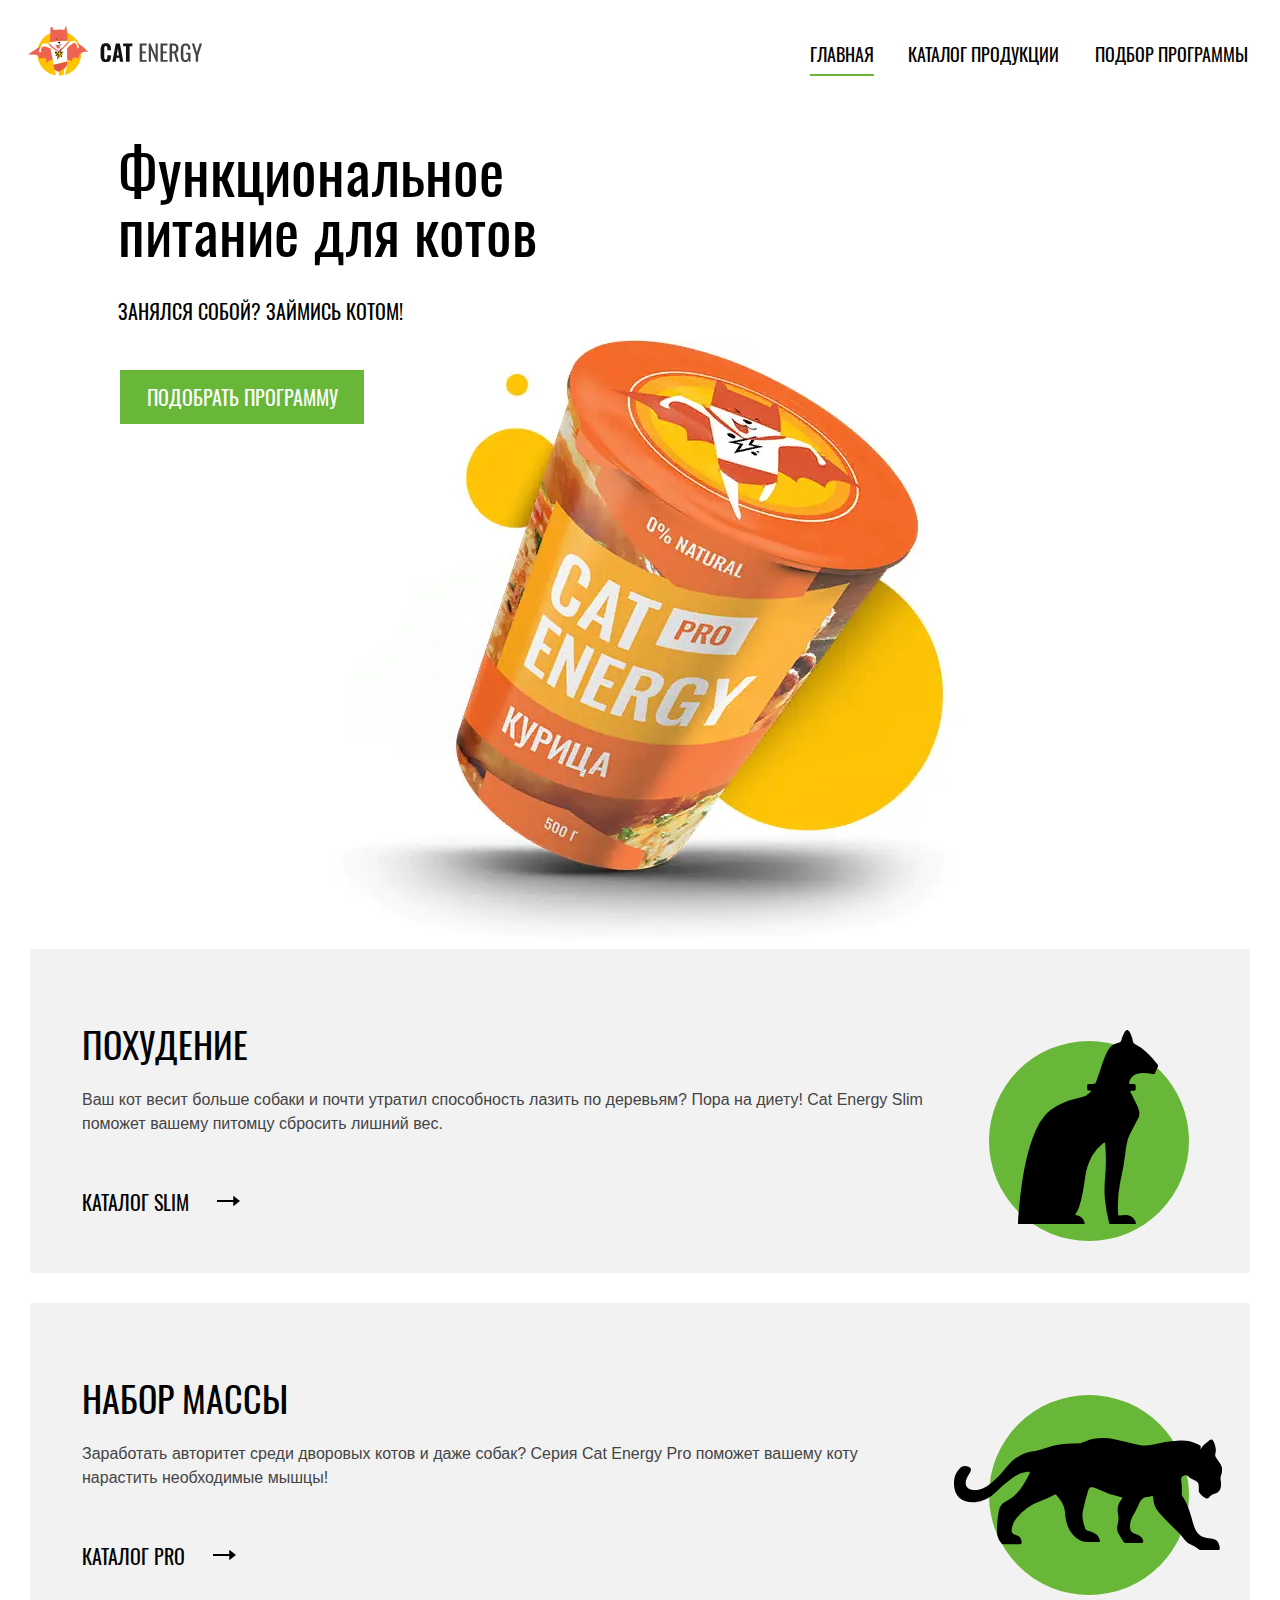
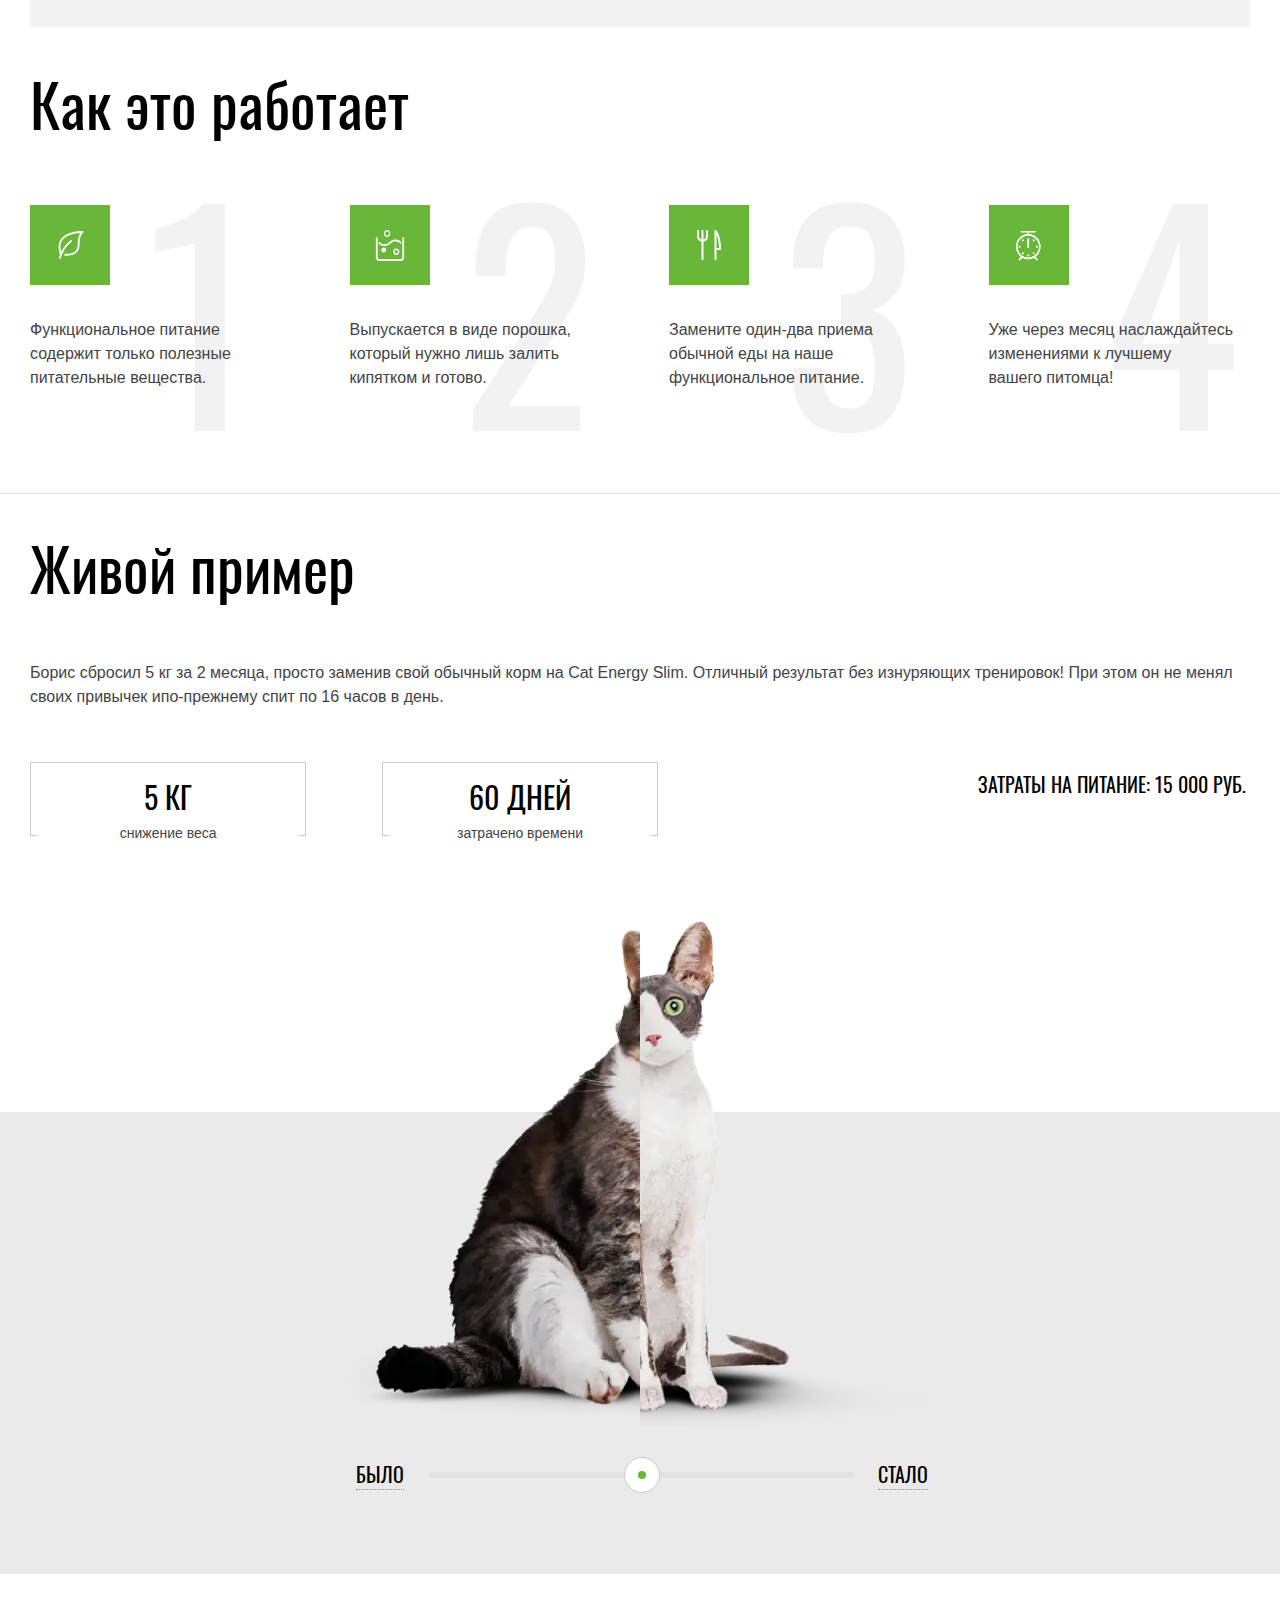
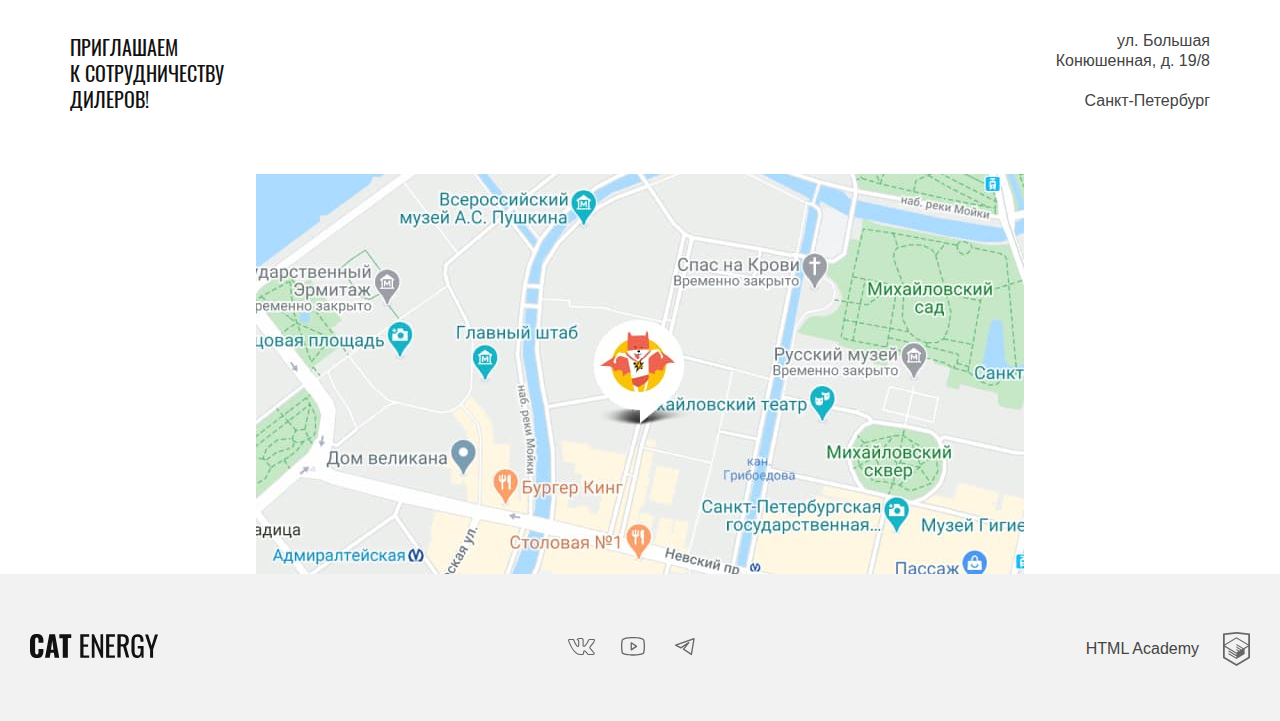
<file: index.html>
<!DOCTYPE html><html class="page" lang="ru"><head><meta charset="utf-8"><meta name="viewport" content="width=device-width,initial-scale=1"><title>HTML Academy: Кэт энерджи</title><link rel="preload" href="./fonts/oswaldregular.woff2" type="font/woff2" as="font" crossorigin="anonymous"><link rel="preload" href="./fonts/oswaldmedium.woff2" type="font/woff2" as="font" crossorigin="anonymous"><link rel="stylesheet" href="./css/style.min.css"><link rel="icon" href="favicon.ico"><link rel="icon" type="image/png" sizes="32x32" href="img/favicons/favicon-32x32.png"></head><body class="page__body"><header class="page__header page__header--index main-header"><div class="main-header__container"><div class="main-header__logo-block"><a class="logo"><picture><source media="(min-width: 1300px)" srcset="img/header-logo-desktop.svg"><source media="(min-width: 768px)" srcset="img/header-logo-tablet.svg"><img class="logo__image" src="img/header-logo-mobile.svg" width="33" height="37" alt="Логотип сайта Cat Energy."></picture></a><a class="logo-text"><img src="img/logo-text.svg" width="101" height="18" alt="Cat Energy."></a></div><nav class="navigation navigation--closed navigation--nojs"><button class="navigation__toggle" type="button"><span class="navigation__toggle-bar"></span> <span class="visually-hidden">Открыть навигацию сайта.</span></button><ul class="navigation__list"><li class="navigation__item navigation__item--current"><a class="navigation__link">Главная</a></li><li class="navigation__item"><a class="navigation__link" href="catalog.html">Каталог продукции</a></li><li class="navigation__item"><a class="navigation__link" href="form.html">Подбор программы</a></li></ul></nav></div></header><main class="page-main"><section class="page-main__promo promo"><div class="promo__container-text"><h1 class="promo__title title title--main">Функциональное питание для котов</h1><p class="promo__slogan">Занялся собой? Займись котом!</p></div><picture><source type="image/webp" media="(min-width: 1300px)" srcset="img/main-promo-desktop.webp, img/main-promo-desktop@2x.webp 2x"><source type="image/webp" media="(min-width: 768px)" srcset="img/main-promo-tablet.webp, img/main-promo-tablet@2x.webp 2x"><source type="image/webp" srcset="img/main-promo-mobile.webp, img/main-promo-mobile@2x.webp 2x"><source media="(min-width: 1300px)" srcset="img/main-promo-desktop.png, img/main-promo-desktop@2x.png 2x"><source media="(min-width: 768px)" srcset="img/main-promo-tablet.png, img/main-promo-tablet@2x.png 2x"><img class="promo__image" src="img/main-promo-mobile.png" srcset="img/main-promo-mobile@2x.png 2x" width="280" height="270" alt="Корм Cat Energy Pro"></picture><div class="promo__container-button"><a class="promo__button button button--primary" href="form.html">Подобрать программу</a></div></section><section class="page-main__advantages advantages"><h2 class="visually-hidden">Преимущества Cat Energy</h2><ul class="advantages__list"><li class="advantages__item advantages__item--cat-slim"><h3 class="advantages__title">Похудение</h3><p class="advantages__description">Ваш кот весит больше собаки и почти утратил способность лазить по деревьям? Пора на диету! Cat Energy Slim поможет вашему питомцу сбросить лишний вес.</p><a class="advantages__link" href="catalog.html">Каталог slim</a></li><li class="advantages__item advantages__item--cat-pro"><h3 class="advantages__title">Набор массы</h3><p class="advantages__description">Заработать авторитет среди дворовых котов и даже собак? Серия Cat Energy Pro поможет вашему коту нарастить необходимые мышцы!</p><a class="advantages__link" href="catalog.html">Каталог pro</a></li></ul></section><section class="page-main__features features"><div class="features__container"><h2 class="features__title title">Как это работает</h2><ol class="features__list"><li class="features__item features__item--leaf"><p class="features__description">Функциональное питание содержит только полезные питательные вещества.</p></li><li class="features__item features__item--powder"><p class="features__description">Выпускается в виде порошка, который нужно лишь залить кипятком и готово.</p></li><li class="features__item features__item--eat"><p class="features__description">Замените один-два приема обычной еды на наше функциональное питание.</p></li><li class="features__item features__item--time"><p class="features__description">Уже через месяц наслаждайтесь изменениями к лучшему<br>вашего питомца!</p></li></ol></div></section><section class="page-main__live-example live-example"><div class="live-example__container"><div class="live-example__block-data"><h2 class="live-example__title title">Живой пример</h2><p class="live-example__description">Борис сбросил 5 кг за 2 месяца, просто заменив свой обычный корм на Cat Energy Slim. Отличный результат без изнуряющих тренировок! При этом он не менял своих привычек и<br>по-прежнему спит по 16 часов в день.</p><div class="live-example__wrapper"><dl class="live-example__statistics statistics"><div class="statistics__container"><dt class="statistics__term">5 кг</dt><dd class="statistics__description">снижение веса</dd></div><div class="statistics__container"><dt class="statistics__term">60 дней</dt><dd class="statistics__description">затрачено времени</dd></div></dl><p class="live-example__costs"><span class="live-example__costs-food">Затраты на питание:</span> <span class="live-example__costs-value">15 000 РУБ.</span></p></div></div><div class="live-example__comparison-slider comparison-slider"><div class="comparison-slider__wrapper comparison-slider__wrapper--before"><picture><source type="image/webp" media="(min-width: 768px)" srcset="img/cat-before-tablet.webp, img/cat-before-tablet@2x.webp 2x"><source type="image/webp" srcset="img/cat-before.webp, img/cat-before@2x.webp 2x"><source media="(min-width: 768px)" srcset="img/cat-before-tablet.png, img/cat-before-tablet@2x.png 2x"><img class="comparison-slider__image comparison-slider__image--before" src="img/cat-before.png" srcset="img/cat-before@2x.png 2x" width="280" height="232" alt="Кот Борис до."></picture></div><div class="comparison-slider__wrapper comparison-slider__wrapper--after"><picture><source type="image/webp" media="(min-width: 768px)" srcset="img/cat-after-tablet.webp, img/cat-after-tablet@2x.webp 2x"><source type="image/webp" srcset="img/cat-after.webp, img/cat-after@2x.webp 2x"><source media="(min-width: 768px)" srcset="img/cat-after-tablet.png, img/cat-after-tablet@2x.png 2x"><img class="comparison-slider__image comparison-slider__image--after" src="img/cat-after.png" srcset="img/cat-after@2x.png 2x" width="280" height="232" alt="Кот Борис после."></picture></div><div class="comparison-slider__bar"><button class="comparison-slider__toggle comparison-slider__toggle--before" type="button">Было</button> <button class="comparison-slider__range" aria-label="Переключение слайдера"></button> <button class="comparison-slider__toggle comparison-slider__toggle--after" type="button">Стало</button></div></div></div></section><section class="page-main__contacts contacts"><h2 class="visually-hidden">Контакты.</h2><div class="contacts__wrapper"><p class="contacts__description"><span class="contacts__text">Приглашаем<br>к сотрудничеству дилеров!</span> <span class="contacts__address">ул. Большая Конюшенная, д. 19/8 <span class="contacts__city">Санкт-Петербург</span></span></p></div><iframe class="contacts__map" src="https://www.google.com/maps/embed?pb=!1m18!1m12!1m3!1d1996.8226084133169!2d30.31522021584301!3d59.96826598188693!2m3!1f0!2f0!3f0!3m2!1i1024!2i768!4f13.1!3m3!1m2!1s0x4696310fca5afc31%3A0x5f2ac55f567b2400!2sHTML%20Academy!5e0!3m2!1sru!2sru!4v1650004010344!5m2!1sru!2sru" width="600" height="450" style="border: 0;" allowfullscreen="" loading="lazy" referrerpolicy="no-referrer-when-downgrade"></iframe></section></main><footer class="page__main-footer main-footer"><div class="main-footer__container"><a class="main-footer__logo"><img src="img/footer-logo.svg" width="128" height="24" alt="Cat Energy."></a><section class="social"><h3 class="visually-hidden">Мы в социальных сетях.</h3><ul class="social__list"><li class="social__item"><article class="social-box"><a class="social-box__link social-box__link--vk" href="https://vk.com/htmlacademy"><h4 class="visually-hidden">Мы в ВК.</h4><svg class="social-box__icon social-box__icon--vk" width="28" height="22"><use xlink:href="img/sprite.svg#vk"></use></svg></a></article></li><li class="social__item"><article class="social-box"><a class="social-box__link social-box__link--youtube" href="https://www.youtube.com/user/htmlacademyru"><h4 class="visually-hidden">Мы в Ютубе.</h4><svg class="social-box__icon social-box__icon--youtube" width="28" height="22"><use xlink:href="img/sprite.svg#youtube"></use></svg></a></article></li><li class="social__item"><article class="social-box"><a class="social-box__link social-box__link--telegram" href="https://t.me/htmlacademy" aria-label="Сайт разработчика"><h4 class="visually-hidden">Мы в Телеграме.</h4><svg class="social-box__icon social-box__icon--telegram" width="28" height="22"><use xlink:href="img/sprite.svg#telegram"></use></svg></a></article></li></ul></section><a class="developer" href="https://htmlacademy.ru/intensive/adaptive"><span class="developer__text">HTML Academy</span> <svg class="developer__logo" width="27" height="34"><use xlink:href="img/sprite.svg#logo-htmlacademy"></use></svg></a></div></footer><script src="js/script.js"></script></body></html>
</file>
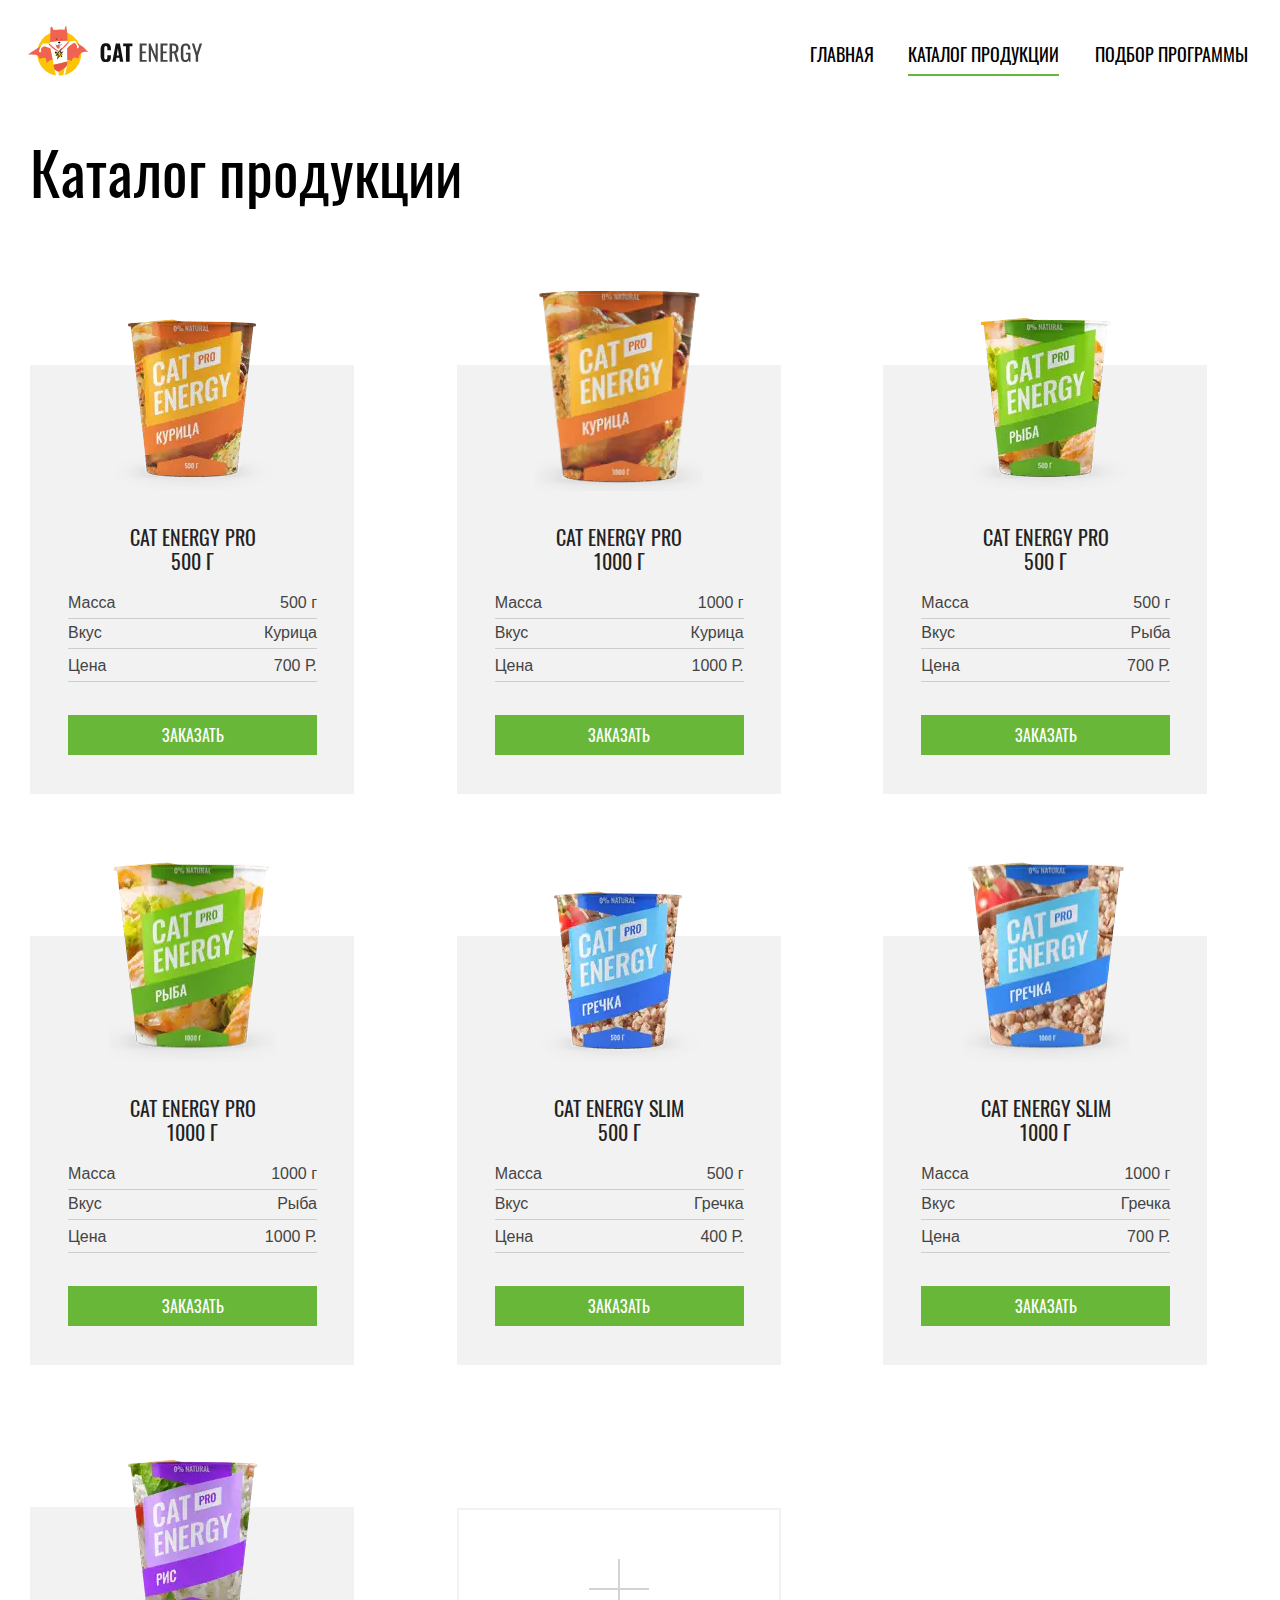
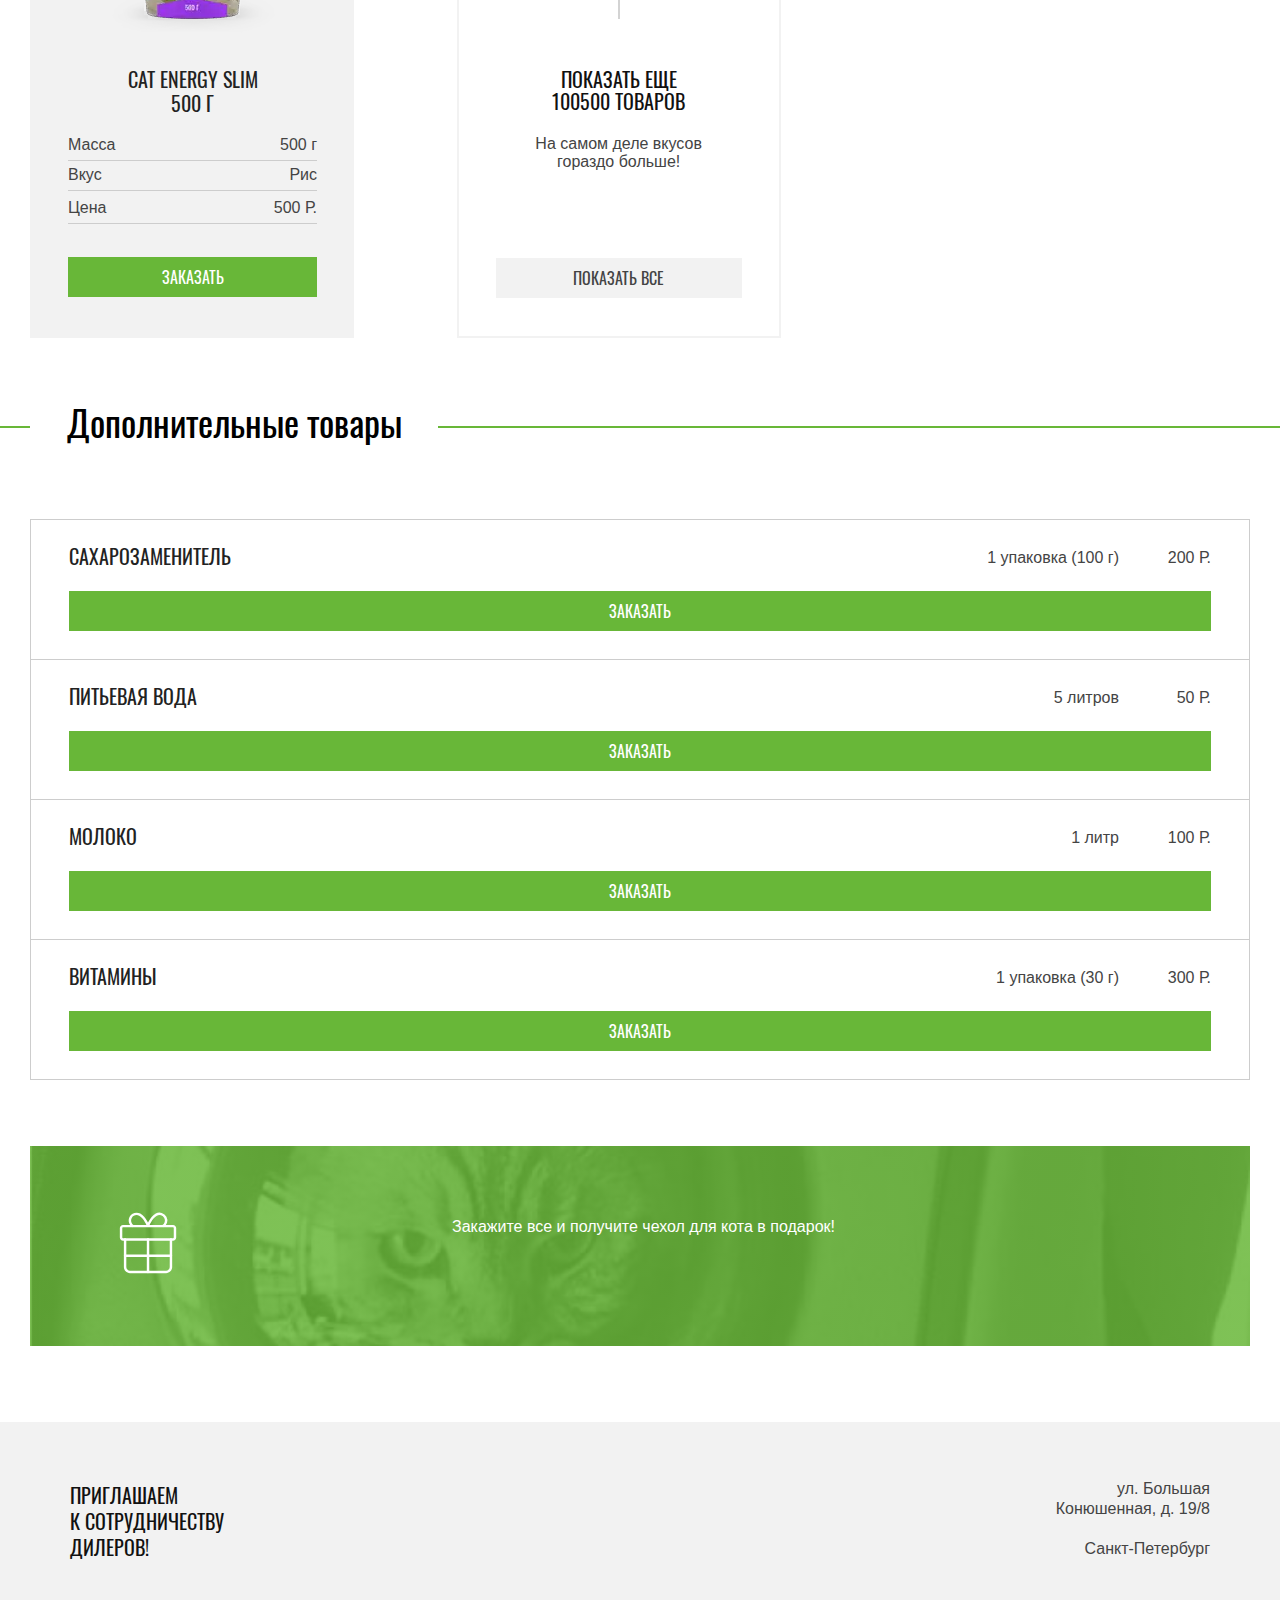
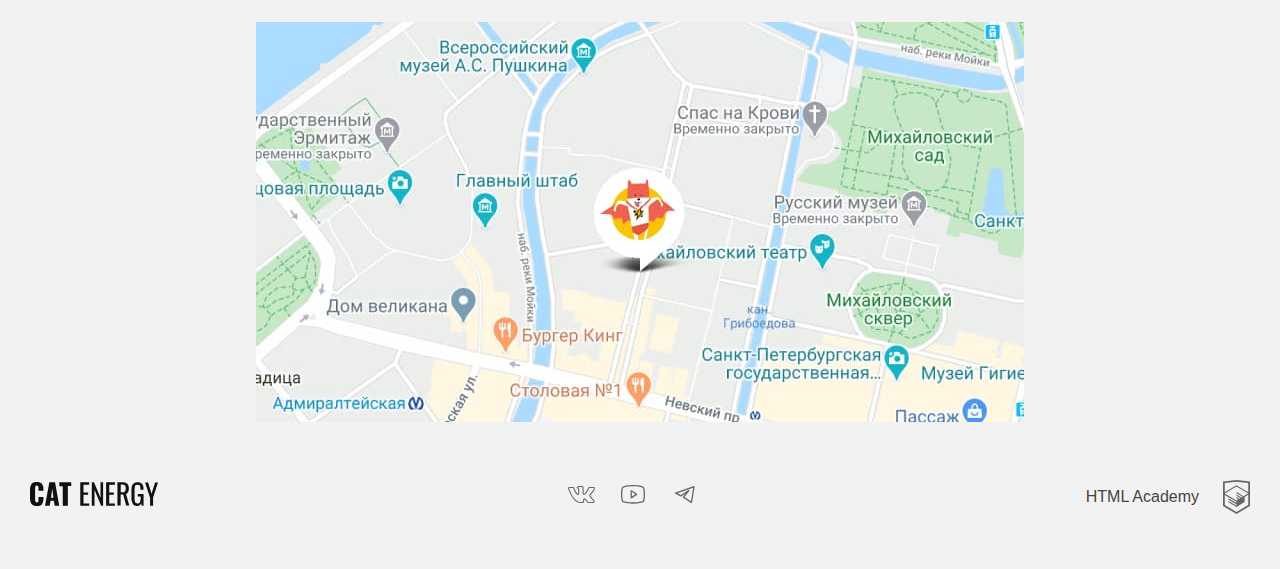
<file: catalog.html>
<!DOCTYPE html><html class="page" lang="ru"><head><meta charset="utf-8"><meta name="viewport" content="width=device-width,initial-scale=1"><title>Каталог</title><link rel="preload" href="./fonts/oswaldregular.woff2" type="font/woff2" as="font" crossorigin="anonymous"><link rel="preload" href="./fonts/oswaldmedium.woff2" type="font/woff2" as="font" crossorigin="anonymous"><link rel="stylesheet" href="./css/style.min.css"><link rel="icon" href="favicon.ico"><link rel="icon" type="image/png" sizes="32x32" href="img/favicons/favicon-32x32.png"></head><body class="page__body"><header class="page__header main-header"><div class="main-header__container"><div class="main-header__logo-block"><a class="logo" href="index.html"><picture><source media="(min-width: 1300px)" srcset="img/header-logo-desktop.svg"><source media="(min-width: 768px)" srcset="img/header-logo-tablet.svg"><img class="logo__image" src="img/header-logo-mobile.svg" width="33" height="37" alt="Логотип сайта Cat Energy."></picture></a><a class="logo-text" href="index.html"><img src="img/logo-text.svg" width="101" height="18" alt="Cat Energy."></a></div><nav class="navigation navigation--closed navigation--nojs"><button class="navigation__toggle" type="button"><span class="navigation__toggle-bar"></span> <span class="visually-hidden">Открыть навигацию сайта.</span></button><ul class="navigation__list"><li class="navigation__item"><a class="navigation__link" href="index.html">Главная</a></li><li class="navigation__item navigation__item--current"><a class="navigation__link">Каталог продукции</a></li><li class="navigation__item"><a class="navigation__link" href="form.html">Подбор программы</a></li></ul></nav></div></header><main class="inner"><section class="inner__products products"><h1 class="products__title title">Каталог продукции</h1><ul class="products__list"><li class="products__item"><article class="product-card"><div class="product-card__wrapper"><a class="product-card__link-image product-card__link-image--size_m" href="#"><picture><source type="image/webp" media="(min-width: 1300px)" srcset="img/chicken-500g-desktop.webp, img/chicken-500g-desktop@2x.webp 2x"><source type="image/webp" media="(min-width: 768px)" srcset="img/chicken-500g-tablet.webp, img/chicken-500g-tablet@2x.webp 2x"><source type="image/webp" srcset="img/chicken-500g-mobile.webp, img/chicken-500g-mobile@2x.webp 2x"><source media="(min-width: 1300px)" srcset="img/chicken-500g-desktop.png, img/chicken-500g-desktop@2x.png 2x"><source media="(min-width: 768px)" srcset="img/chicken-500g-tablet.png, img/chicken-500g-tablet@2x.png 2x"><img class="product-card__image" width="68" height="86" src="img/chicken-500g-mobile.jpg" srcset="img/chicken-500g-mobile@2x.png 2x" alt="Cat Energy PRO Курица"></picture></a><a class="product-card__link" href="#"><h2 class="product-card__title">Cat Energy PRO<br>500&nbsp;г</h2></a><dl class="product-card__description-list"><dt class="product-card__parameter">Масса</dt><dd class="product-card__value">500 г</dd><dt class="product-card__parameter">Вкус</dt><dd class="product-card__value">Курица</dd><dt class="product-card__parameter product-card__parameter--last">Цена</dt><dd class="product-card__value product-card__value--last">700 Р.</dd></dl></div><button class="button" type="button">Заказать</button></article></li><li class="products__item"><article class="product-card"><div class="product-card__wrapper"><a class="product-card__link-image product-card__link-image--size_l" href="#"><picture><source type="image/webp" media="(min-width: 1300px)" srcset="img/chicken-1000g-desktop.webp, img/chicken-1000g-desktop@2x.webp 2x"><source type="image/webp" media="(min-width: 768px)" srcset="img/chicken-1000g-tablet.webp, img/chicken-1000g-tablet@2x.webp 2x"><source type="image/webp" srcset="img/chicken-1000g-mobile.webp, img/chicken-1000g-mobile@2x.webp 2x"><source media="(min-width: 1300px)" srcset="img/chicken-1000g-desktop.png, img/chicken-1000g-desktop@2x.png 2x"><source media="(min-width: 768px)" srcset="img/chicken-1000g-tablet.png, img/chicken-1000g-tablet@2x.png 2x"><img class="product-card__image" width="84" height="100" src="img/chicken-1000g-mobile.jpg" srcset="img/chicken-1000g-mobile@2x.png 2x" alt="Cat Energy PRO Курица"></picture></a><a class="product-card__link" href="#"><h2 class="product-card__title">Cat Energy PRO<br>1000&nbsp;г</h2></a><dl class="product-card__description-list"><dt class="product-card__parameter">Масса</dt><dd class="product-card__value">1000 г</dd><dt class="product-card__parameter">Вкус</dt><dd class="product-card__value">Курица</dd><dt class="product-card__parameter product-card__parameter--last">Цена</dt><dd class="product-card__value product-card__value--last">1000 Р.</dd></dl></div><button class="button" type="button">Заказать</button></article></li><li class="products__item"><article class="product-card"><div class="product-card__wrapper"><a class="product-card__link-image" href="#"><picture><source type="image/webp" media="(min-width: 1300px)" srcset="img/fish-500g-desktop.webp, img/fish-500g-desktop@2x.webp 2x"><source type="image/webp" media="(min-width: 768px)" srcset="img/fish-500g-tablet.webp, img/fish-500g-tablet@2x.webp 2x"><source type="image/webp" srcset="img/fish-500g-mobile.webp, img/fish-500g-mobile@2x.webp 2x"><source media="(min-width: 1300px)" srcset="img/fish-500g-desktop.png, img/fish-500g-desktop@2x.png 2x"><source media="(min-width: 768px)" srcset="img/fish-500g-tablet.png, img/fish-500g-tablet@2x.png 2x"><img class="product-card__image" width="68" height="78" src="img/fish-500g-mobile.jpg" srcset="img/fish-500g-mobile@2x.png 2x" alt="Cat Energy PRO Рыба"></picture></a><a class="product-card__link" href="#"><h2 class="product-card__title">Cat Energy PRO<br>500&nbsp;г</h2></a><dl class="product-card__description-list"><dt class="product-card__parameter">Масса</dt><dd class="product-card__value">500 г</dd><dt class="product-card__parameter">Вкус</dt><dd class="product-card__value">Рыба</dd><dt class="product-card__parameter product-card__parameter--last">Цена</dt><dd class="product-card__value product-card__value--last">700 Р.</dd></dl></div><button class="button" type="button">Заказать</button></article></li><li class="products__item"><article class="product-card"><div class="product-card__wrapper"><a class="product-card__link-image product-card__link-image--size_l" href="#"><picture><source type="image/webp" media="(min-width: 1300px)" srcset="img/fish-1000g-desktop.webp, img/fish-1000g-desktop@2x.webp 2x"><source type="image/webp" media="(min-width: 768px)" srcset="img/fish-1000g-tablet.webp, img/fish-1000g-tablet@2x.webp 2x"><source type="image/webp" srcset="img/fish-1000g-mobile.webp, img/fish-1000g-mobile@2x.webp 2x"><source media="(min-width: 1300px)" srcset="img/fish-1000g-desktop.png, img/fish-1000g-desktop@2x.png 2x"><source media="(min-width: 768px)" srcset="img/fish-1000g-tablet.png, img/fish-1000g-tablet@2x.png 2x"><img class="product-card__image" width="84" height="100" src="img/fish-1000g-mobile.jpg" srcset="img/fish-1000g-mobile@2x.png 2x" alt="Cat Energy PRO Рыба"></picture></a><a class="product-card__link" href="#"><h2 class="product-card__title">Cat Energy PRO<br>1000&nbsp;г</h2></a><dl class="product-card__description-list"><dt class="product-card__parameter">Масса</dt><dd class="product-card__value">1000 г</dd><dt class="product-card__parameter">Вкус</dt><dd class="product-card__value">Рыба</dd><dt class="product-card__parameter product-card__parameter--last">Цена</dt><dd class="product-card__value product-card__value--last">1000 Р.</dd></dl></div><button class="button" type="button">Заказать</button></article></li><li class="products__item"><article class="product-card"><div class="product-card__wrapper"><a class="product-card__link-image" href="#"><picture><source type="image/webp" media="(min-width: 1300px)" srcset="img/buckwheat-500g-desktop.webp, img/buckwheat-500g-desktop@2x.webp 2x"><source type="image/webp" media="(min-width: 768px)" srcset="img/buckwheat-500g-tablet.webp, img/buckwheat-500g-tablet@2x.webp 2x"><source type="image/webp" srcset="img/buckwheat-500g-mobile.webp, img/buckwheat-500g-mobile@2x.webp 2x"><source media="(min-width: 1300px)" srcset="img/buckwheat-500g-desktop.png, img/buckwheat-500g-desktop@2x.png 2x"><source media="(min-width: 768px)" srcset="img/buckwheat-500g-tablet.png, img/buckwheat-500g-tablet@2x.png 2x"><img class="product-card__image" width="68" height="78" src="img/buckwheat-500g-mobile.jpg" srcset="img/buckwheat-500g-mobile@2x.png 2x" alt="Cat Energy SLIM Гречка"></picture></a><a class="product-card__link" href="#"><h2 class="product-card__title">Cat Energy slim<br>500&nbsp;г</h2></a><dl class="product-card__description-list"><dt class="product-card__parameter">Масса</dt><dd class="product-card__value">500 г</dd><dt class="product-card__parameter">Вкус</dt><dd class="product-card__value">Гречка</dd><dt class="product-card__parameter product-card__parameter--last">Цена</dt><dd class="product-card__value product-card__value--last">400 Р.</dd></dl></div><button class="button" type="button">Заказать</button></article></li><li class="products__item"><article class="product-card"><div class="product-card__wrapper"><a class="product-card__link-image product-card__link-image--size_l" href="#"><picture><source type="image/webp" media="(min-width: 1300px)" srcset="img/buckwheat-1000g-desktop.webp, img/buckwheat-1000g-desktop@2x.webp 2x"><source type="image/webp" media="(min-width: 768px)" srcset="img/buckwheat-1000g-tablet.webp, img/buckwheat-1000g-tablet@2x.webp 2x"><source type="image/webp" srcset="img/buckwheat-1000g-mobile.webp, img/buckwheat-1000g-mobile@2x.webp 2x"><source media="(min-width: 1300px)" srcset="img/buckwheat-1000g-desktop.png, img/buckwheat-1000g-desktop@2x.png 2x"><source media="(min-width: 768px)" srcset="img/buckwheat-1000g-tablet.png, img/buckwheat-1000g-tablet@2x.png 2x"><img class="product-card__image" width="84" height="100" src="img/buckwheat-1000g-mobile.jpg" srcset="img/buckwheat-1000g-mobile@2x.png 2x" alt="Cat Energy SLIM Гречка"></picture></a><a class="product-card__link" href="#"><h2 class="product-card__title">Cat Energy slim<br>1000&nbsp;г</h2></a><dl class="product-card__description-list"><dt class="product-card__parameter">Масса</dt><dd class="product-card__value">1000 г</dd><dt class="product-card__parameter">Вкус</dt><dd class="product-card__value">Гречка</dd><dt class="product-card__parameter product-card__parameter--last">Цена</dt><dd class="product-card__value product-card__value--last">700 Р.</dd></dl></div><button class="button" type="button">Заказать</button></article></li><li class="products__item"><article class="product-card"><div class="product-card__wrapper"><a class="product-card__link-image" href="#"><picture><source type="image/webp" media="(min-width: 1300px)" srcset="img/rice-500g-desktop.webp, img/rice-500g-desktop@2x.webp 2x"><source type="image/webp" media="(min-width: 768px)" srcset="img/rice-500g-tablet.webp, img/rice-500g-tablet@2x.webp 2x"><source type="image/webp" srcset="img/rice-500g-mobile.webp, img/rice-500g-mobile@2x.webp 2x"><source media="(min-width: 1300px)" srcset="img/rice-500g-desktop.png, img/rice-500g-desktop@2x.png 2x"><source media="(min-width: 768px)" srcset="img/rice-500g-tablet.png, img/rice-500g-tablet@2x.png 2x"><img class="product-card__image" width="72" height="84" src="img/rice-500g-mobile.jpg" srcset="img/rice-500g-mobile@2x.png 2x" alt="Cat Energy SLIM Рис"></picture></a><a class="product-card__link" href="#"><h2 class="product-card__title">Cat Energy slim<br>500&nbsp;г</h2></a><dl class="product-card__description-list"><dt class="product-card__parameter">Масса</dt><dd class="product-card__value">500 г</dd><dt class="product-card__parameter">Вкус</dt><dd class="product-card__value">Рис</dd><dt class="product-card__parameter product-card__parameter--last">Цена</dt><dd class="product-card__value product-card__value--last">500 Р.</dd></dl></div><button class="button" type="button">Заказать</button></article></li><li class="products__show-more show-more"><div class="show-more__container"><button class="show-more__button" type="button"></button> <span class="show-more__title">Показать еще<br>100500 товаров</span> <span class="show-more__description">На самом деле вкусов<br>гораздо больше!</span> <button class="button button--secondary" type="button">Показать все</button></div></li></ul></section><section class="inner__additional-products additional-products"><div class="additional-products__container"><h2 class="additional-products__title title-line title-line--secondary">Дополнительные товары</h2><ul class="additional-products__list"><li class="additional-products__item"><article class="additional-products__box additional-product"><h3 class="additional-product__title">Сахарозаменитель</h3><dl class="additional-product__description-list"><dt class="additional-product__parameter">1 упаковка (100 г)</dt><dd class="additional-product__value">200 Р.</dd></dl><button class="button button--size-s" type="button">Заказать</button></article></li><li class="additional-products__item"><article class="additional-products__box additional-product"><h3 class="additional-product__title">Питьевая вода</h3><dl class="additional-product__description-list"><dt class="additional-product__parameter">5 литров</dt><dd class="additional-product__value">50 Р.</dd></dl><button class="button button--size-s" type="button">Заказать</button></article></li><li class="additional-products__item"><article class="additional-products__box additional-product"><h3 class="additional-product__title">Молоко</h3><dl class="additional-product__description-list"><dt class="additional-product__parameter">1 литр</dt><dd class="additional-product__value">100 Р.</dd></dl><button class="button button--size-s" type="button">Заказать</button></article></li><li class="additional-products__item"><article class="additional-products__box additional-product"><h3 class="additional-product__title">Витамины</h3><dl class="additional-product__description-list"><dt class="additional-product__parameter">1 упаковка (30 г)</dt><dd class="additional-product__value">300 Р.</dd></dl><button class="button button--size-s" type="button">Заказать</button></article></li></ul><div class="additional-products__catalog-promo catalog-promo"><h2 class="visually-hidden">Акция</h2><div class="catalog-promo__container"><p class="catalog-promo__description">Закажите все и&nbsp;получите чехол для кота в подарок!</p></div></div></div></section><section class="contacts contacts--background"><h2 class="visually-hidden">Контакты.</h2><div class="contacts__wrapper"><p class="contacts__description"><span class="contacts__text">Приглашаем<br>к сотрудничеству дилеров!</span> <span class="contacts__address">ул. Большая Конюшенная, д. 19/8 <span class="contacts__city">Санкт-Петербург</span></span></p></div><iframe class="contacts__map" src="https://www.google.com/maps/embed?pb=!1m18!1m12!1m3!1d1996.8226084133169!2d30.31522021584301!3d59.96826598188693!2m3!1f0!2f0!3f0!3m2!1i1024!2i768!4f13.1!3m3!1m2!1s0x4696310fca5afc31%3A0x5f2ac55f567b2400!2sHTML%20Academy!5e0!3m2!1sru!2sru!4v1650004010344!5m2!1sru!2sru" width="600" height="450" style="border: 0;" allowfullscreen="" loading="lazy" referrerpolicy="no-referrer-when-downgrade"></iframe></section></main><footer class="page__main-footer main-footer"><div class="main-footer__container"><a class="main-footer__logo" href="index.html"><img src="img/footer-logo.svg" width="128" height="24" alt="Cat Energy."></a><section class="social"><h3 class="visually-hidden">Мы в социальных сетях.</h3><ul class="social__list"><li class="social__item"><article class="social-box"><a class="social-box__link social-box__link--vk" href="https://vk.com/htmlacademy"><h4 class="visually-hidden">Мы в ВК.</h4><svg class="social-box__icon social-box__icon--vk" width="28" height="22"><use xlink:href="img/sprite.svg#vk"></use></svg></a></article></li><li class="social__item"><article class="social-box"><a class="social-box__link social-box__link--youtube" href="https://www.youtube.com/user/htmlacademyru"><h4 class="visually-hidden">Мы в Ютубе.</h4><svg class="social-box__icon social-box__icon--youtube" width="28" height="22"><use xlink:href="img/sprite.svg#youtube"></use></svg></a></article></li><li class="social__item"><article class="social-box"><a class="social-box__link social-box__link--telegram" href="https://t.me/htmlacademy"><h4 class="visually-hidden">Мы в Телеграме.</h4><svg class="social-box__icon social-box__icon--telegram" width="28" height="22"><use xlink:href="img/sprite.svg#telegram"></use></svg></a></article></li></ul></section><a class="developer" href="https://htmlacademy.ru/intensive/adaptive" aria-label="Сайт разработчика"><span class="developer__text">HTML Academy</span> <svg class="developer__logo" width="27" height="34"><use xlink:href="img/sprite.svg#logo-htmlacademy"></use></svg></a></div></footer><script src="js/script.js"></script></body></html>
</file>
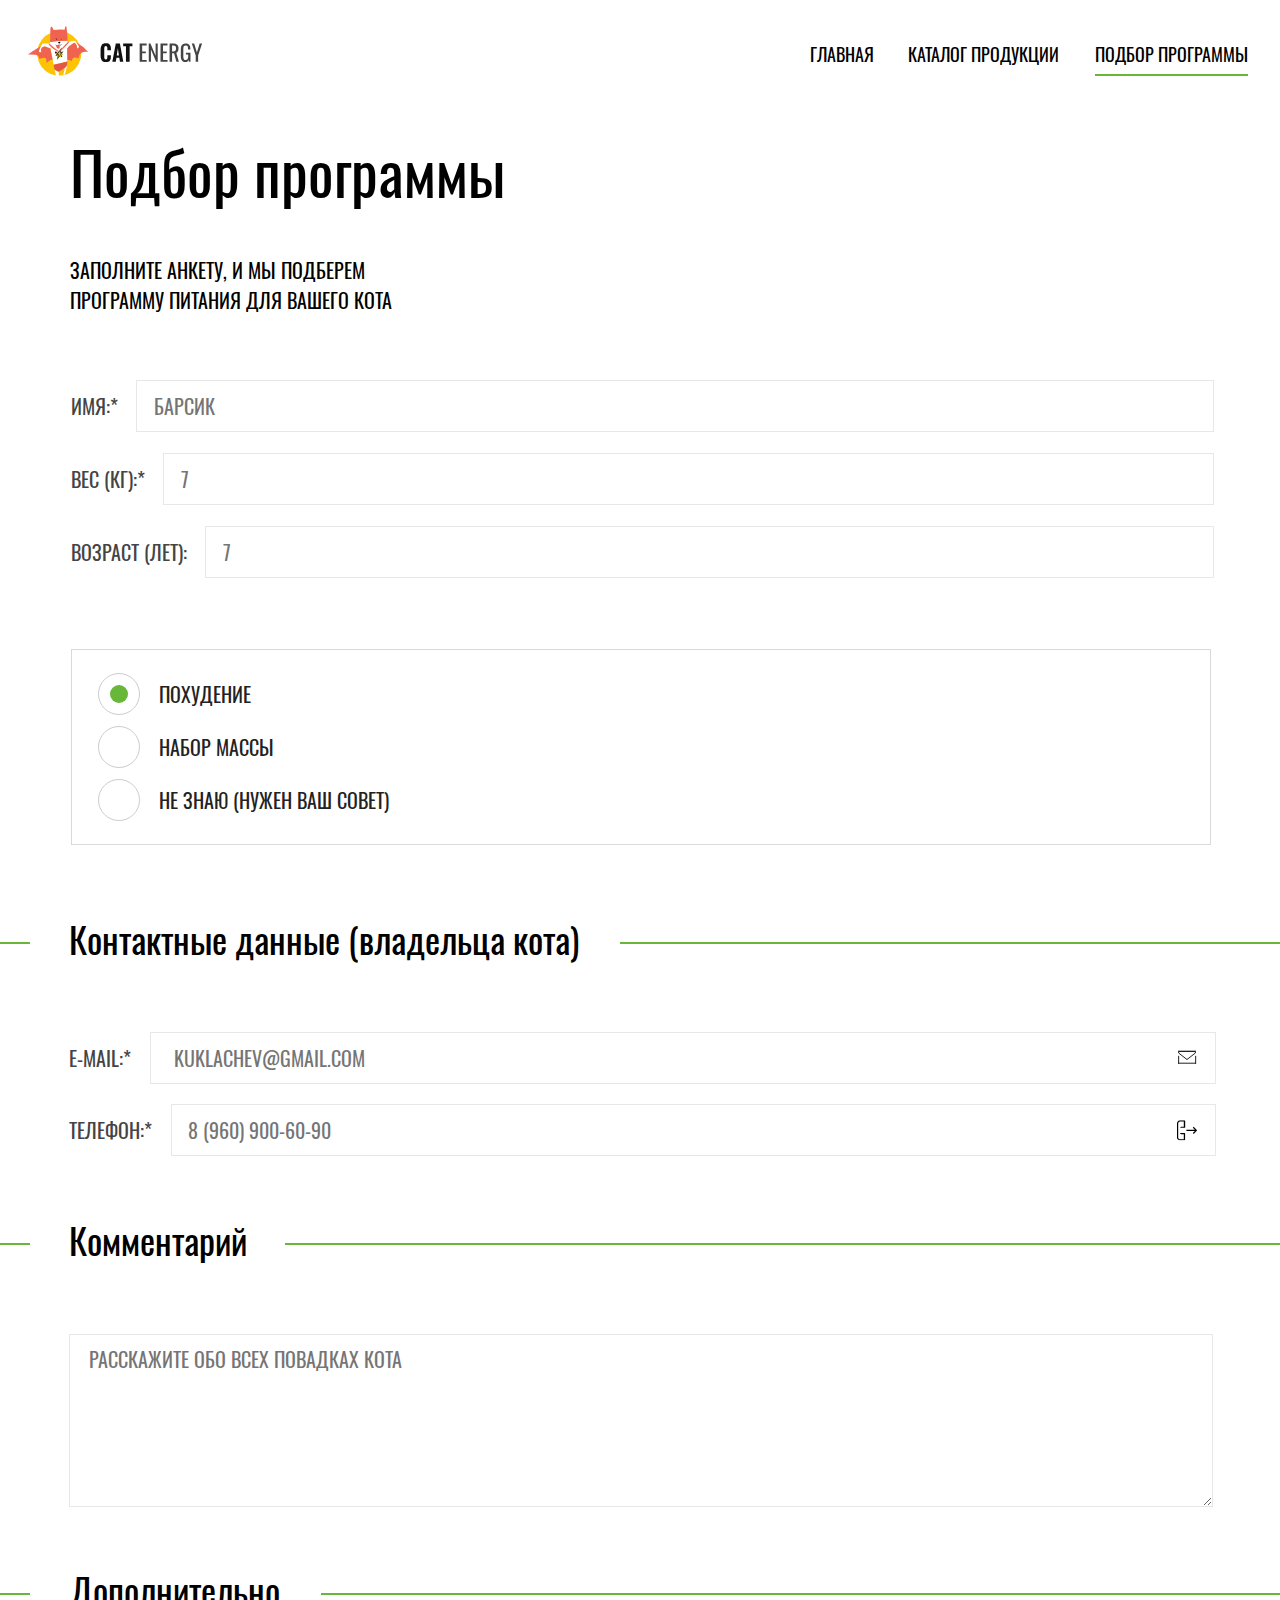
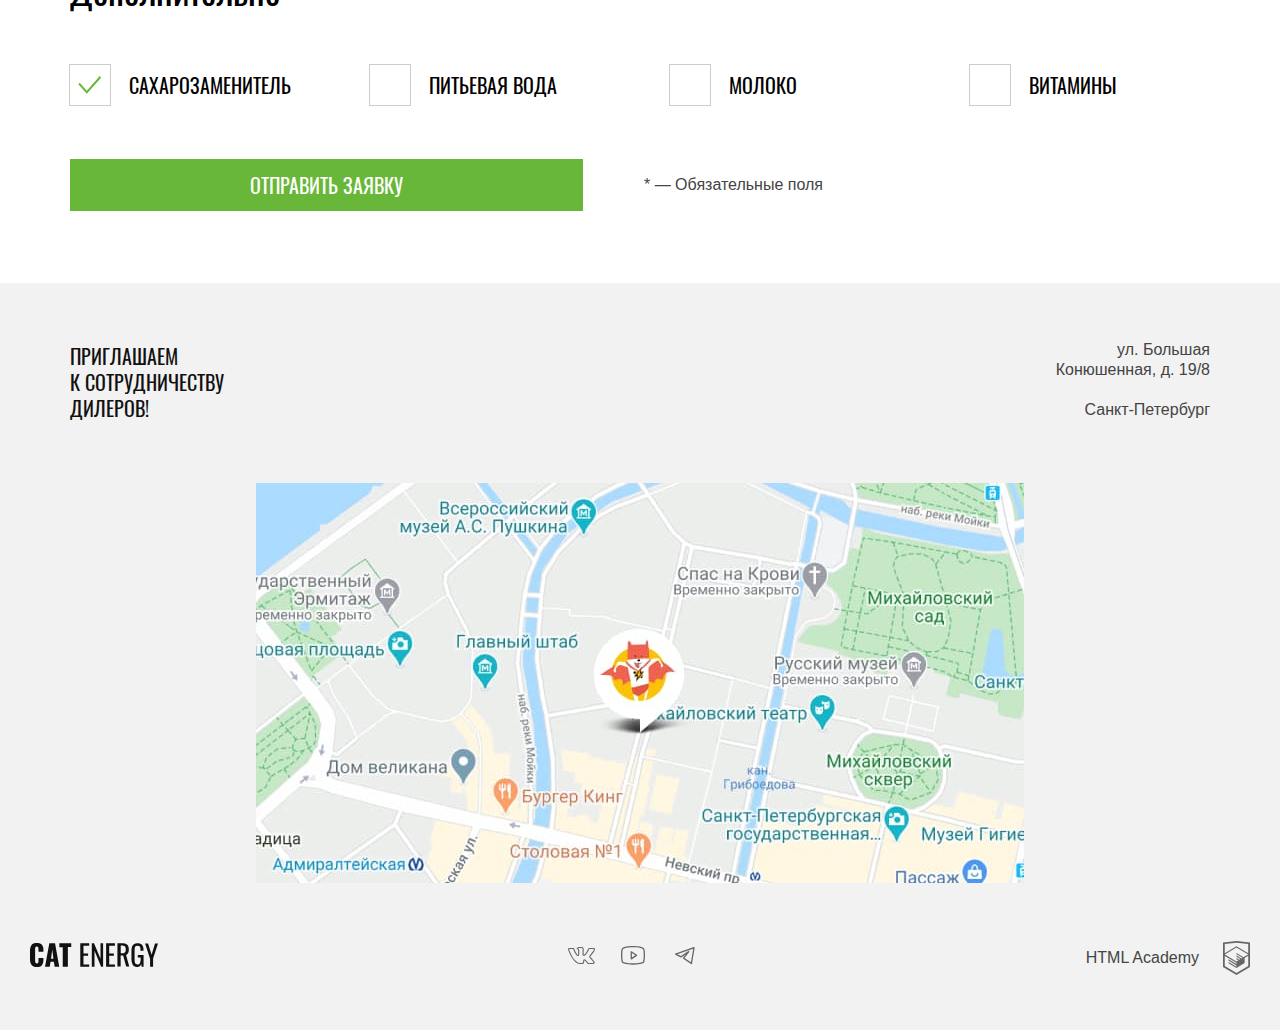
<file: form.html>
<!DOCTYPE html><html class="page" lang="ru"><head><meta charset="utf-8"><meta name="viewport" content="width=device-width,initial-scale=1"><title>Подбор программы</title><link rel="preload" href="./fonts/oswaldregular.woff2" type="font/woff2" as="font" crossorigin="anonymous"><link rel="preload" href="./fonts/oswaldmedium.woff2" type="font/woff2" as="font" crossorigin="anonymous"><link rel="stylesheet" href="./css/style.min.css"><link rel="icon" href="favicon.ico"><link rel="icon" type="image/png" sizes="32x32" href="img/favicons/favicon-32x32.png"></head><body class="page__body"><header class="page__header main-header"><div class="main-header__container"><div class="main-header__logo-block"><a class="logo" href="index.html"><picture><source media="(min-width: 1300px)" srcset="img/header-logo-desktop.svg"><source media="(min-width: 768px)" srcset="img/header-logo-tablet.svg"><img class="logo__image" src="img/header-logo-mobile.svg" width="33" height="37" alt="Логотип сайта Cat Energy."></picture></a><a class="logo-text" href="index.html"><img src="img/logo-text.svg" width="101" height="18" alt="Cat Energy."></a></div><nav class="navigation navigation--closed navigation--nojs"><button class="navigation__toggle" type="button"><span class="navigation__toggle-bar"></span> <span class="visually-hidden">Открыть навигацию сайта.</span></button><ul class="navigation__list"><li class="navigation__item"><a class="navigation__link" href="index.html">Главная</a></li><li class="navigation__item"><a class="navigation__link" href="catalog.html">Каталог продукции</a></li><li class="navigation__item navigation__item--current"><a class="navigation__link">Подбор программы</a></li></ul></nav></div></header><main class="page-form"><section class="page-form__program-selection program-selection"><div class="program-selection__container"><h1 class="program-selection__title title">Подбор программы</h1><p class="program-selection__description">Заполните анкету, и мы подберем<br>программу питания для вашего кота</p></div><form class="program-selection__form form" action="https://echo.htmlacademy.ru/" method="get"><div class="form__container"><fieldset class="form__field-text field-text"><legend class="visually-hidden">Данные кота.</legend><label class="field-text__label input-field"><span class="input-field__parameter">Имя:*</span> <input class="field-text__input input" type="text" id="cat-name" name="cat-name" placeholder="Барсик" required></label> <label class="field-text__label input-field"><span class="input-field__parameter">Вес (кг):*</span> <input class="field-text__input input" type="text" id="cat-weight" name="cat-weight" placeholder="7" pattern="[0-9]" required></label> <label class="field-text__label input-field"><span class="input-field__parameter">Возраст (лет):</span> <input class="field-text__input input" type="text" id="cat-age" name="cat-age" placeholder="7" pattern="[0-9]"></label></fieldset><fieldset class="form__field-radio field-radio"><legend class="visually-hidden">Выбор программы</legend><ul class="field-radio__list"><li class="field-radio__item"><label class="field-radio__label"><input class="field-radio__input visually-hidden" type="radio" id="slim" name="radio" value="slim" checked="checked"> <span class="field-radio__mark mark mark--radio"></span> <span class="field-radio__text">Похудение</span></label></li><li class="field-radio__item"><label class="field-radio__label"><input class="field-radio__input visually-hidden" type="radio" id="weight-gain" name="radio" value="weight-gain"> <span class="field-radio__mark mark mark--radio"></span> <span class="field-radio__text">Набор массы</span></label></li><li class="field-radio__item"><label class="field-radio__label"><input class="field-radio__input visually-hidden" type="radio" id="advice" name="radio" value="advice"> <span class="field-radio__mark mark mark--radio"></span> <span class="field-radio__text">Не знаю (Нужен ваш совет)</span></label></li></ul></fieldset></div><fieldset class="form__fieldset form__field-contacts field-contacts"><div class="field-contacts__container"><h2 class="field-contacts__title title-line">Контактные данные (владельца кота)</h2><label class="field-contacts__label input-field"><span class="input-field__parameter input-field__parameter--contacts">E-mail:*</span> <input class="field-contacts__input input input--email" type="email" id="email" name="email" placeholder="kuklachev@gmail.com" required> <svg class="field-contacts__icon field-contacts__icon--email" width="20" height="15" fill="none"><use xlink:href="img/sprite.svg#email"></use></svg></label> <label class="field-contacts__label input-field"><span class="input-field__parameter input-field__parameter--contacts">Телефон:*</span> <input class="field-contacts__input input input--phone" type="tel" id="phone" name="phone" placeholder="8 (960) 900-60-90"> <svg class="field-contacts__icon field-contacts__icon--phone" width="20" height="21"><use xlink:href="img/sprite.svg#phone"></use></svg></label></div></fieldset><fieldset class="form__fieldset form__comment comment"><div class="comment__container"><h2 class="comment__title title-line">Комментарий</h2><textarea class="comment__textarea" name="comment" id="comment" cols="32" placeholder="Расскажите обо всех повадках кота"></textarea></div></fieldset><fieldset class="form__fieldset form__additionally additionally"><div class="additionally__container"><h2 class="additionally__title title-line">Дополнительно</h2><ul class="additionally__list"><li class="additionally__item"><label class="additionally__label"><input class="additionally__input visually-hidden" type="checkbox" id="sweetener" name="sweetener" checked="checked"> <span class="additionally__mark mark mark--checkbox"></span> <span class="additionally__text">Сахарозаменитель</span></label></li><li class="additionally__item"><label class="additionally__label"><input class="additionally__input visually-hidden" type="checkbox" id="water" name="water"> <span class="additionally__mark mark mark--checkbox"></span> <span class="additionally__text">Питьевая вода</span></label></li><li class="additionally__item"><label class="additionally__label"><input class="additionally__input visually-hidden" type="checkbox" id="milk" name="milk"> <span class="additionally__mark mark mark--checkbox"></span> <span class="additionally__text">Молоко</span></label></li><li class="additionally__item"><label class="additionally__label"><input class="additionally__input visually-hidden" type="checkbox" id="vitamins" name="vitamins"> <span class="additionally__mark mark mark--checkbox"></span> <span class="additionally__text">Витамины</span></label></li></ul></div></fieldset><div class="form__button-container"><button class="form__button button" type="submit">Отправить заявку</button> <span class="form__hint">* — Обязательные поля</span></div></form></section><section class="contacts contacts--background"><h2 class="visually-hidden">Контакты.</h2><div class="contacts__wrapper"><p class="contacts__description"><span class="contacts__text">Приглашаем<br>к сотрудничеству дилеров!</span> <span class="contacts__address">ул. Большая Конюшенная, д. 19/8 <span class="contacts__city">Санкт-Петербург</span></span></p></div><iframe class="contacts__map" src="https://www.google.com/maps/embed?pb=!1m18!1m12!1m3!1d1996.8226084133169!2d30.31522021584301!3d59.96826598188693!2m3!1f0!2f0!3f0!3m2!1i1024!2i768!4f13.1!3m3!1m2!1s0x4696310fca5afc31%3A0x5f2ac55f567b2400!2sHTML%20Academy!5e0!3m2!1sru!2sru!4v1650004010344!5m2!1sru!2sru" width="600" height="450" style="border: 0;" allowfullscreen="" loading="lazy" referrerpolicy="no-referrer-when-downgrade"></iframe></section></main><footer class="page__main-footer main-footer"><div class="main-footer__container"><a class="main-footer__logo" href="index.html"><img src="img/footer-logo.svg" width="128" height="24" alt="Cat Energy."></a><section class="social"><h3 class="visually-hidden">Мы в социальных сетях.</h3><ul class="social__list"><li class="social__item"><article class="social-box"><a class="social-box__link social-box__link--vk" href="https://vk.com/htmlacademy"><h4 class="visually-hidden">Мы в ВК.</h4><svg class="social-box__icon social-box__icon--vk" width="28" height="22"><use xlink:href="img/sprite.svg#vk"></use></svg></a></article></li><li class="social__item"><article class="social-box"><a class="social-box__link social-box__link--youtube" href="https://www.youtube.com/user/htmlacademyru"><h4 class="visually-hidden">Мы в Ютубе.</h4><svg class="social-box__icon social-box__icon--youtube" width="28" height="22"><use xlink:href="img/sprite.svg#youtube"></use></svg></a></article></li><li class="social__item"><article class="social-box"><a class="social-box__link social-box__link--telegram" href="https://t.me/htmlacademy"><h4 class="visually-hidden">Мы в Телеграме.</h4><svg class="social-box__icon social-box__icon--telegram" width="28" height="22"><use xlink:href="img/sprite.svg#telegram"></use></svg></a></article></li></ul></section><a class="developer" href="https://htmlacademy.ru/intensive/adaptive" aria-label="Сайт разработчика"><span class="developer__text">HTML Academy</span> <svg class="developer__logo" width="27" height="34"><use xlink:href="img/sprite.svg#logo-htmlacademy"></use></svg></a></div></footer><script src="js/script.js"></script></body></html>
</file>
<file: css/style.min.css>
@font-face{font-family:"Oswald";font-style:normal;font-weight:400;src:url(../fonts/oswaldregular.woff2)format("woff2");font-display:swap}@font-face{font-family:"Oswald";font-style:normal;font-weight:500;src:url(../fonts/oswaldmedium.woff2)format("woff2");font-display:swap}@font-face{font-family:"Oswald";font-style:normal;font-weight:400;src:url(../fonts/oswaldregular.woff)format("woff");font-display:swap}@font-face{font-family:"Oswald";font-style:normal;font-weight:500;src:url(../fonts/oswaldmedium.woff)format("woff");font-display:swap}*,::after,::before{box-sizing:border-box}.visually-hidden{position:absolute;width:1px;height:1px;margin:-1px;border:0;padding:0;white-space:nowrap;-webkit-clip-path:inset(100%);clip-path:inset(100%);clip:rect(0 0 0 0);overflow:hidden}body{font-family:"Oswald","Arial",sans-serif;font-size:20px;line-height:30px;font-weight:400;color:#444}img{max-width:100%;height:auto;object-fit:cover}.page{height:100%}.page__body{min-width:320px;min-height:100%;margin:0 auto}@media (min-width:1300px){.page__header--index::before{content:"";position:absolute;top:0;right:0;left:50%;display:block;min-width:50%;min-height:693px;background-image:url(../img/main-promo-background-desktop.jpg);background-repeat:no-repeat;background-position:0;background-size:cover}}@media (min-width:1300px) and (-webkit-min-device-pixel-ratio:2),(min-width:1300px) and (min-resolution:2dppx){.page__header--index::before{background-image:url(../img/main-promo-background-desktop@2x.jpg)}}@media (min-width:1300px){.page__header--index .navigation__item--current{border-bottom:2px solid #fff}.page__header--index .navigation__link{color:#fff}}.main-header__container{position:relative;padding:10px 20px 16px;border-bottom:1px solid #e6e6e6}@media (min-width:768px){.main-header__container{display:flex;justify-content:space-between;align-items:center;padding:24px 32px 38px 28px;border:0}}@media (min-width:1300px){.main-header__container{max-width:1300px;margin:0 auto;padding:53px 40px 32px}}.main-header__logo-block{display:flex;justify-content:space-between;align-items:center}.main-header__logo-block a:last-child{margin:5px auto 0}@media (min-width:768px){.logo-text{display:none}.navigation{max-width:62%}}@media (min-width:1300px){.navigation{width:auto}}.navigation__list{position:absolute;top:58px;left:0;z-index:2;width:100%;margin:0;padding:0;list-style-type:none;background-color:#fff}@media (min-width:768px){.navigation__list{position:static;display:flex;flex-wrap:wrap;background-color:transparent}}@media (min-width:1300px){.navigation__list{max-width:580px}}.navigation__item{text-align:center;border-top:1px solid #e6e6e6}@media (min-width:768px){.navigation__item{border:0}.navigation__item:not(:last-child){margin-right:35px}.navigation__item:nth-child(1){margin-right:34px}.navigation__item:nth-child(2){margin-right:36px}.navigation__item--current{border-bottom:2px solid #68b738}}.navigation__link{display:block;padding:22px 0 24px;line-height:20px;font-weight:500;color:#000;text-transform:uppercase;text-decoration:none}.navigation__link:hover{opacity:.6}.navigation__link:active{opacity:.3}@media (min-width:768px){.navigation__link{padding:17px 0 8px;font-weight:400;font-size:18px;line-height:24px}}@media (min-width:1300px){.navigation__link{font-size:20px;line-height:20px}}.navigation__toggle{position:absolute;top:22px;right:20px;width:24px;height:18px;padding:0;border:0;background-color:transparent}@media (min-width:768px){.navigation__toggle{display:none}}.navigation--closed .navigation__toggle-bar{display:block;width:24px;height:2px;background-color:#000}.navigation--closed .navigation__toggle-bar::before{content:"";position:absolute;top:0;right:0;width:24px;height:2px;background-color:#000}.navigation--closed .navigation__toggle-bar::after{content:"";position:absolute;bottom:0;right:0;width:24px;height:2px;background-color:#000}.navigation--opened .navigation__toggle-bar::after,.navigation--opened .navigation__toggle-bar::before{content:"";position:absolute;top:8px;left:0;width:24px;height:2px;background-color:#000}.navigation--opened .navigation__toggle-bar::before{transform:rotate(45deg)}.navigation--opened .navigation__toggle-bar::after{transform:rotate(-45deg)}@media (max-width:767px){.navigation--closed .navigation__list{display:none}}.navigation--nojs .navigation__toggle{display:none}@media (max-width:767px){.navigation--nojs .navigation__list{position:static;display:block;margin-top:15px}}.title{margin:0;font-size:36px;line-height:36px;font-weight:inherit;color:#000}@media (min-width:768px){.title{font-size:60px;line-height:60px}}.title--main{color:#fff}@media (min-width:768px){.title--main{font-size:60px;line-height:60px;color:#000}}.title-line{display:inline-block;font-size:24px;line-height:26px;font-weight:inherit;color:#000;background-color:#fff}@media (min-width:768px){.title-line{font-size:36px;line-height:36px}}.title-line--secondary{line-height:24px}.additional-product__title{margin-top:0;margin-bottom:13px;font-size:16px;line-height:16px;font-weight:inherit;text-transform:uppercase;color:#222}@media (min-width:768px){.additional-product__title{margin-bottom:25px;font-size:20px;line-height:20px}}@media (min-width:1300px){.additional-product__title{margin:0}}.additional-product__description-list{display:flex;justify-content:space-between;margin:0 0 15px;font-family:"Arial",sans-serif;font-size:14px;line-height:14px}@media (min-width:768px){.additional-product__description-list{display:grid;grid-template-columns:212px 92px;margin:0 0 21px;font-size:16px;line-height:20px;text-align:end}}@media (min-width:1300px){.additional-product__description-list{grid-template-columns:212px 73px;margin:6px 0 0;text-align:start}}.additional-product__value{margin:0}.additional-products__container{padding:25px 20px 0}@media (min-width:768px){.additional-products__container{padding:72px 30px 0}}@media (min-width:1300px){.additional-products__container{display:flex;justify-content:space-between;flex-wrap:wrap;max-width:1300px;margin:0 auto;padding:78px 40px 86px}}.additional-products__title{margin:0 0 36px -20px;padding:0 22px 0 20px}@media (min-width:768px){.additional-products__title{margin:0 0 85px;padding:0 36px 0 37px}}@media (min-width:1300px){.additional-products__title{margin:0 0 88px -40px;padding:0 35px 0 40px}}.additional-products__list{margin:0;padding:0;list-style-type:none;border-top:1px solid #cdcdcd}@media (min-width:1300px){.additional-products__list{width:896px}}.additional-products__item{padding-top:13px;padding-bottom:17px;border-bottom:1px solid #cdcdcd}@media (min-width:768px){.additional-products__item{padding:26px 38px 28px;border:1px solid #cdcdcd;border-top:0}}@media (min-width:1300px){.additional-products__item{padding:15px 0 16px;border-left:0;border-right:0}}@media (min-width:768px){.additional-products__box{display:flex;flex-wrap:wrap;justify-content:space-between;align-items:center}}@media (min-width:1300px){.additional-products__box{display:grid;grid-template-columns:1fr 1fr 244px;column-gap:10px}}.additionally{padding:0 20px 34px;border:0}@media (min-width:768px){.additionally{padding:0 0 54px}}@media (min-width:1300px){.additionally{padding:0}}.additionally__container{padding:0 20px}@media (min-width:768px){.additionally__container{padding:0 67px 0 70px}}@media (min-width:1300px){.additionally__container{max-width:1300px;margin:0 auto;padding:0 40px}}.additionally__title{max-width:max-content;margin:0 0 34px -20px;padding:0 23px 0 20px}@media (min-width:768px){.additionally__title{margin:0 0 57px -40px;padding:0 41px 0 40px}}@media (min-width:1300px){.additionally__title{margin:0 0 57px -40px;padding:0 40px}}.additionally__list{margin:0;padding:0;list-style-type:none}@media (min-width:768px){.additionally__list{display:grid;grid-template-columns:repeat(auto-fit,minmax(221px,1fr));row-gap:32px;column-gap:57px}}@media (min-width:1300px){.additionally__list{column-gap:80px}}.additionally__item{display:flex;align-items:center}.additionally__item:not(:last-child){margin-bottom:12px}@media (min-width:768px){.additionally__item:not(:last-child){margin-bottom:0}}.additionally__mark{margin-right:16px}@media (min-width:768px){.additionally__mark{margin-right:19px}}.additionally__label{display:flex;align-items:center;font-size:16px;line-height:18px;text-transform:uppercase;color:#000}@media (min-width:768px){.additionally__label{font-size:20px;line-height:30px}}.additionally__input:checked+.mark--checkbox::before{display:block}.additionally__input:hover+.additionally__mark{outline:1px solid #bababa}.additionally__input:focus-within+.additionally__mark{outline:2px solid #444}.additionally__input:disabled~.additionally__mark,.additionally__input:disabled~.additionally__text{opacity:.3}.advantages{padding:0 20px}@media (min-width:768px){.advantages{padding:0 30px}}@media (min-width:1300px){.advantages{padding:133px 40px 0}}.advantages__list{list-style-type:none;margin:0;padding:0}@media (min-width:1300px){.advantages__list{display:flex;justify-content:space-between;flex-wrap:wrap}}.advantages__item{position:relative;padding:30px 20px 17px;background-color:#f2f2f2}@media (min-width:1300px){.advantages__item{margin-bottom:30px;width:570px}}.advantages__item:not(:last-child){margin-bottom:20px}@media (min-width:768px){.advantages__item:not(:last-child){margin-bottom:30px}}.advantages__item::before{content:"";position:absolute;top:24px;left:22px;width:50px;height:50px;background-color:#68b738;border-radius:50%}@media (min-width:768px){.advantages__item::before{top:92px;left:auto;right:61px;width:200px;height:200px}}@media (min-width:1300px){.advantages__item::before{top:47px;left:52px;width:100px;height:100px}}.advantages__item--cat-slim::after{content:"";position:absolute;top:21px;left:29px;width:36px;height:50px;background-image:url(../img/cat-slim.svg)}@media (min-width:768px){.advantages__item--cat-slim::after{top:81px;left:auto;right:92px;width:140px;height:194px;background-size:140px 194px}}@media (min-width:1300px){.advantages__item--cat-slim::after{top:41px;left:67px;right:92px;width:70px;height:97px;background-size:70px 97px}}.advantages__item--cat-pro::after{content:"";position:absolute;top:35px;left:13px;width:67px;height:28px;background-image:url(../img/cat-pro.svg)}@media (min-width:768px){.advantages__item--cat-pro::after{top:135px;left:auto;right:28px;width:268px;height:112px;background-size:268px 112px}}@media (min-width:1300px){.advantages__item--cat-pro::after{top:67px;left:33px;width:134px;height:56px;background-size:134px 56px}}@media (min-width:768px){.advantages__item{padding:77px 316px 56px 52px}}@media (min-width:1300px){.advantages__item{padding:77px 52px 58px}}.advantages__title{margin:0 0 29px 71px;font-size:24px;line-height:37px;font-weight:inherit;text-transform:uppercase;color:#000}@media (min-width:768px){.advantages__title{margin:0 0 26px;font-size:36px;line-height:36px}}@media (min-width:1300px){.advantages__title{margin:0 0 74px 162px}}.advantages__description{margin-bottom:11px;padding-bottom:21px;font-family:"Arial",sans-serif;font-size:14px;line-height:18px;border-bottom:1px solid #d9d9d9}@media (min-width:768px){.advantages__description{margin-bottom:30px;font-size:16px;line-height:24px;border-bottom:0}}@media (min-width:1300px){.advantages__description{margin-bottom:26px;padding-bottom:0}}.advantages__link{position:relative;padding:4px 49px 4px 0;font-size:16px;line-height:16px;text-transform:uppercase;text-decoration:none;color:#000}.advantages__link::before{content:"";position:absolute;right:9px;bottom:10px;display:block;width:23px;height:12px;background-image:url(../img/arrow.svg);background-repeat:no-repeat;background-position:100% 50%;background-size:32px 12px}.advantages__link:hover::before{right:0;width:32px}@media (min-width:768px){.advantages__link{padding:0 60px 0 0;font-size:20px;line-height:30px}}.button{display:inline-block;width:100%;margin:0;padding:10px 0;font-family:inherit;font-size:16px;line-height:20px;text-align:center;text-transform:uppercase;color:#fff;background-color:#68b738;border:0;cursor:pointer;text-decoration:none}.button:active,.button:hover{background-color:#5eaa2f}.button:active{color:rgba(255,255,255,.3)}.button--primary{padding:11px 0;font-size:14px;line-height:18px}@media (min-width:768px){.button--primary{padding:17px 26px;font-size:20px;line-height:20px}}.button--secondary{background-color:#f2f2f2;color:#444}.button--secondary:hover{background-color:#ebebeb}.button--secondary:active{background-color:#ebebeb;color:rgba(68,68,68,.3)}@media (min-width:1300px){.button--size-s{width:244px}}.catalog-promo{padding:37px 0 35px}@media (min-width:768px){.catalog-promo{padding:66px 0 76px}}@media (min-width:1300px){.catalog-promo{width:245px;padding:0}}.catalog-promo__container{min-height:289px;padding:187px 61px 43px 58px;background-image:url(../img/gift.svg),linear-gradient(to left,rgba(104,183,56,.85),rgba(104,183,56,.85)),url(../img/catalog-promo-background-mobile.jpg);background-repeat:no-repeat;background-position:center 59px,center,center;background-size:auto,cover,cover;text-align:center}@media (-webkit-min-device-pixel-ratio:2),(min-resolution:2dppx){.catalog-promo__container{background-image:url(../img/gift.svg),linear-gradient(to left,rgba(104,183,56,.85),rgba(104,183,56,.85)),url(../img/catalog-promo-background-mobile@2x.jpg)}}@media (min-width:768px){.catalog-promo__container{min-height:200px;padding:71px 124px 69px 422px;background-image:url(../img/gift.svg),linear-gradient(to left,rgba(104,183,56,.85),rgba(104,183,56,.85)),url(../img/catalog-promo-background-tablet.jpg);background-position:79px center,center,center;text-align:left}}@media (min-width:768px) and (-webkit-min-device-pixel-ratio:2),(min-width:768px) and (min-resolution:2dppx){.catalog-promo__container{background-image:url(../img/gift.svg),linear-gradient(to left,rgba(104,183,56,.85),rgba(104,183,56,.85)),url(../img/catalog-promo-background-tablet@2x.jpg)}}@media (min-width:1300px){.catalog-promo__container{padding:187px 42px 42px;background-image:url(../img/gift.svg),linear-gradient(to left,rgba(104,183,56,.85),rgba(104,183,56,.85)),url(../img/catalog-promo-background-desktop.jpg);background-position:center 56px,center,center;text-align:center}}@media (min-width:1300px) and (-webkit-min-device-pixel-ratio:2),(min-width:1300px) and (min-resolution:2dppx){.catalog-promo__container{background-image:url(../img/gift.svg),linear-gradient(to left,rgba(104,183,56,.85),rgba(104,183,56,.85)),url(../img/catalog-promo-background-desktop@2x.jpg)}}.catalog-promo__description{margin:0;font-family:"Arial",sans-serif;font-size:16px;line-height:20px;color:#fff}.comment{padding:0 20px;border:0}@media (min-width:768px){.comment{padding:0}}@media (min-width:1300px){.comment{padding:0}}.comment__title{max-width:max-content;margin:0 0 38px -20px;padding:0 22px 0 20px}@media (min-width:768px){.comment__title{margin:0 0 76px -39px;padding:0 38px 0 39px}}.comment__container{padding:0 20px}@media (min-width:768px){.comment__container{padding:0 67px 0 69px}}@media (min-width:1300px){.comment__container{max-width:1300px;margin:0 auto;padding:0 40px}}.comment__textarea{min-height:150px;width:100%;padding:8px 12px 12px 15px;font-family:inherit;font-weight:inherit;font-size:16px;line-height:18px;text-transform:uppercase;color:#444;border:1px solid #e7e7e7}@media (min-width:768px){.comment__textarea{min-height:173px;padding:9px 12px 12px 19px;font-size:20px;line-height:30px}}.comparison-slider{text-align:center}@media (min-width:768px){.comparison-slider{display:flex;flex-wrap:wrap;width:592px;margin:0 auto}}@media (min-width:1300px){.comparison-slider{margin:-10px 0 0 194px}}.comparison-slider__wrapper--after{display:none;width:50%}@media (min-width:768px){.comparison-slider__wrapper--after{position:relative;display:block;overflow:hidden}.comparison-slider__wrapper--before{display:block;width:50%;overflow:hidden;z-index:1}}.comparison-slider__bar{display:flex;justify-content:center;align-items:center;margin-top:15px;text-align:center}@media (min-width:768px){.comparison-slider__bar{margin-top:33px}}@media (min-width:1300px){.comparison-slider__bar{margin-top:15px}}.comparison-slider__toggle{padding:0;font-family:inherit;font-size:16px;line-height:20px;text-transform:uppercase;color:#000;background-color:transparent;border:0;cursor:pointer}@media (min-width:768px){.comparison-slider__toggle{margin:0 12px;font-size:20px;line-height:30px;text-transform:uppercase;border-bottom:1px dotted rgba(0,0,0,.4)}.comparison-slider__toggle--after{margin:0 5px 0 10px}.comparison-slider__toggle:hover{border-bottom:1px solid rgba(0,0,0,.4)}.comparison-slider__toggle:active{border-bottom:0}.comparison-slider__image{width:651px;height:511px;max-width:max-content}.comparison-slider__image--after{position:absolute;top:9px;right:0;width:592px}}.comparison-slider__range{position:relative;width:86px;height:14px;margin:0 18px;border:0;outline:1px solid #cdcdcd;border-radius:6px;cursor:pointer}.comparison-slider__range::before{content:"";position:absolute;top:4px;left:7px;width:36px;height:6px;background-color:#68b738;border-radius:6px}@media (min-width:768px){.comparison-slider__range{width:426px;height:6px;margin:0 13px;background-color:rgba(220,220,220,.6);outline:0}.comparison-slider__range::after,.comparison-slider__range::before{content:"";position:absolute;left:50%;transform:translateX(-50%);border-radius:50%}.comparison-slider__range::before{top:-14px;width:34px;height:34px;background-color:#fff;outline:1px solid #cdcdcd}.comparison-slider__range::after{top:-1px;width:8px;height:8px;background-color:#68b738}.comparison-slider__range:active::before{outline:1px solid #68b738}.comparison-slider__range:focus-within::before{outline:2px solid #444}}.contacts--background{background-color:#f2f2f2}@media (min-width:1300px){.contacts{min-height:400px}.contacts__wrapper{position:relative;max-width:1220px;margin:0 auto}}.contacts__description{display:flex;margin:0;padding:26px 20px}@media (min-width:768px){.contacts__description{padding:60px 70px 62px}}@media (min-width:1300px){.contacts__description{position:absolute;top:95px;left:0;width:565px;padding:57px 75px 62px 80px;background-color:#fff}}.contacts__text{display:block;width:50%;margin-right:2px;font-size:16px;line-height:20px;text-transform:uppercase;color:#111}@media (min-width:768px){.contacts__text{width:172px;margin-right:auto;font-size:20px;line-height:26px}}@media (min-width:1300px){.contacts__text{margin-top:3px}}.contacts__address{display:block;width:50%;font-family:"Arial",sans-serif;font-size:14px;line-height:20px}@media (min-width:768px){.contacts__address{width:160px;margin-top:-3px;font-size:16px;line-height:20px;text-align:end}}@media (min-width:1300px){.contacts__address{text-align:start;margin-top:0}}@media (min-width:768px){.contacts__city{display:block;margin-top:20px}}@media (min-width:768px) and (min-width:1300px){.contacts__city{margin-top:19px}}.contacts__map,.features__item::before{background-repeat:no-repeat;background-position:center}.contacts__map{display:block;height:362px;width:100%;background-image:url(../img/map-mobile.jpg)}@media (min-width:768px){.contacts__map{height:400px;background-image:url(../img/map-tablet.jpg)}}@media (min-width:1300px){.contacts__map{background-image:url(../img/map-desktop.jpg)}}.developer{display:flex;align-items:center;font-family:"Arial",sans-serif;font-size:16px;line-height:18px;color:#444;text-decoration:none}@media (max-width:767px){.developer{width:100%;justify-content:space-between;margin:22px 0 0}}.developer:hover .developer__logo{fill:#68b738}.developer:active .developer__text{color:rgba(68,68,68,.3)}.developer:active .developer__logo{fill:rgba(104,183,56,.3)}.developer__logo{margin-left:10px;fill:#666}@media (min-width:768px){.developer__logo{margin-left:24px}}.features{padding:22px 0 48px}@media (min-width:768px){.features{padding:46px 0;border-bottom:1px solid #e6e6e6}}@media (min-width:1300px){.features{padding:41px 0 26px;border-bottom:0}}.features__container{padding:0 20px}@media (min-width:768px){.features__container{padding:0 30px}}@media (min-width:1300px){.features__container{max-width:1300px;padding:0 40px}}.features__title{margin-bottom:42px}@media (min-width:768px){.features__title{margin-bottom:32px}}.features__list{margin:0;padding:0;list-style-type:none;counter-reset:features}@media (min-width:768px){.features__list{display:grid;grid-template-columns:repeat(auto-fit,minmax(240px,1fr));row-gap:33px;column-gap:58px}}@media (min-width:1300px){.features__list{column-gap:80px}}.features__item{position:relative;display:flex;align-items:flex-start;min-height:60px;padding-left:80px;counter-increment:features}@media (max-width:767px){.features__item br{display:none}}.features__item::before{content:"";position:absolute;top:0;left:0;width:60px;height:60px;background-color:#68b738;background-image:url(../img/leaf.svg)}@media (min-width:768px){.features__item::before{top:40px;width:80px;height:80px}}.features__item--powder::before{background-image:url(../img/powder.svg)}.features__item--eat::before{background-image:url(../img/eat.svg)}.features__item--time::before{background-image:url(../img/time.svg)}@media (min-width:768px){.features__item{padding:153px 0 57px}.features__item--leaf{width:230px;padding-right:29px}.features__item--powder{width:246px;padding-right:19px}.features__item--eat{width:247px;padding-right:38px}.features__item--time{width:249px}.features__item::after{content:counter(features);position:absolute;top:0;right:0;font-size:280px;line-height:280px;color:#f2f2f2;z-index:-1}.features__item--leaf::after{right:7px}}@media (max-width:767px){.features__item:not(:last-child){margin-bottom:20px}}.features__description{margin:0;font-family:"Arial",sans-serif;font-size:14px;line-height:18px}@media (min-width:768px){.features__description{font-size:16px;line-height:24px}}.field-contacts__container{padding:0 20px}@media (min-width:768px){.field-contacts__container{padding:0 65px 0 69px}}@media (min-width:1300px){.field-contacts__container{display:flex;flex-wrap:wrap;max-width:1300px;margin:0 auto;padding:0 40px}}.field-contacts__title{width:221px;margin:0 0 35px -20px;padding:0 14px 0 20px}@media (min-width:768px){.field-contacts__title{width:max-content;margin:0 0 76px -39px;padding:0 41px 0 39px}}@media (min-width:1300px){.field-contacts__title{margin:0 311px 76px -39px}}.field-contacts__label{position:relative;display:flex;align-items:center}.field-contacts__label:not(:last-child){margin-bottom:16px}@media (min-width:768px){.field-contacts__label:not(:last-child){margin-bottom:22px}}@media (min-width:1300px){.field-contacts__label:not(:last-child){margin-right:78px}.field-contacts__label{flex-grow:1;margin-bottom:22px}}.field-contacts__input{flex-grow:1;margin:0}.field-contacts__input:focus-within~.field-contacts__icon--email{stroke:#68b738}.field-contacts__input:focus-within~.field-contacts__icon--phone{fill:#68b738}.field-contacts__icon{position:absolute}.field-contacts__icon--email{top:15px;right:15px;stroke:#222}.field-contacts__icon--phone{top:12px;right:13px}@media (min-width:768px){.field-contacts__icon--email{top:17px;right:18px;stroke:#222}.field-contacts__icon--phone{top:15px;right:18px}}.field-radio{padding:22px 20px 6px;border:0;border-bottom:1px solid #d9d9d9}@media (min-width:768px){.field-radio{padding:0 39px 0 41px;border-bottom:0}}@media (min-width:1300px){.field-radio{padding:0}}.field-radio__list{margin:0;padding:0;list-style-type:none}@media (min-width:768px){.field-radio__list{padding:24px 27px 11px;border:1px solid #d9d9d9}}.field-radio__item{margin:0 0 13px}.field-radio__label{display:flex;align-items:center;font-size:16px;line-height:18px;text-transform:uppercase;color:#222}@media (min-width:768px){.field-radio__label{font-size:20px;line-height:30px}}.field-radio__mark{margin-right:15px}@media (min-width:768px){.field-radio__mark{margin-right:20px}}.field-radio__input:checked+.field-radio__mark::before{content:"";position:absolute;top:8px;left:8px;width:13px;height:13px;background-color:#68b738;border-radius:50%}@media (min-width:768px){.field-radio__input:checked+.field-radio__mark::before{top:11px;left:11px;width:18px;height:18px}}.field-radio__input:hover+.field-radio__mark{outline:1px solid #bababa}.field-radio__input:focus-within+.field-radio__mark{outline:2px solid #444}.field-radio__input:disabled~.field-radio__mark,.field-radio__input:disabled~.field-radio__text{opacity:.3}.field-text{padding:0 20px 23px;border:0;border-bottom:1px solid #d9d9d9}@media (min-width:768px){.field-text{padding:0 37px 72px 41px;border:0}}@media (min-width:1300px){.field-text{padding:0}}.field-text__label{display:flex;align-items:center}.field-text__label:not(:last-child){margin-bottom:13px}@media (min-width:768px){.field-text__label:not(:last-child){margin-bottom:23px}}.field-text__input{flex-grow:1;margin:0}.form__container{margin:0 0 26px}@media (min-width:768px){.form__container{margin:0 0 76px;padding:0 30px}}@media (min-width:1300px){.form__container{display:flex;max-width:1300px;margin:0 auto 69px;padding:0 40px 0 41px}}.form__field-text{margin:0}@media (min-width:1300px){.form__field-text{width:50%;margin-right:80px}}.form__field-radio{margin:0}@media (min-width:1300px){.form__field-radio{width:50%}}.form__fieldset{position:relative;padding:0;border:0}.form__fieldset::before{content:"";position:absolute;top:15px;width:100%;height:2px;background-color:#68b738;z-index:-1}@media (min-width:768px){.form__fieldset::before{top:21px}}.form__field-contacts{margin:0 0 24px}@media (min-width:768px){.form__field-contacts{margin:0 0 67px}}@media (min-width:1300px){.form__field-contacts{margin:0 0 47px}}.form__comment{margin:0 0 18px}@media (min-width:768px){.form__comment{margin:0 0 59px}}@media (min-width:1300px){.form__comment{margin:0 0 62px}}.form__additionally{margin:0 0 35px}@media (min-width:768px){.form__additionally{margin:0 0 54px}}@media (min-width:1300px){.form__additionally{margin:0 0 61px}}.form__button-container{padding:0 20px 29px;text-align:center}@media (min-width:768px){.form__button-container{display:flex;align-items:center;padding:0 70px 72px}}@media (min-width:1300px){.form__button-container{max-width:1300px;margin:0 auto;padding:0 40px 82px}}.form__button{margin:0 0 10px}@media (min-width:768px){.form__button{width:45%;margin:0 61px 0 0;padding:16px;font-size:20px}}@media (min-width:1300px){.form__button{width:46.5%;margin:0 83px 0 0}}.form__hint{font-family:"Arial",sans-serif;font-size:14px;line-height:16px}@media (min-width:768px){.form__hint{font-size:16px;line-height:16px}}@media (min-width:1300px){.inner__products{max-width:1300px;margin:0 auto}}.inner__additional-products{position:relative}.inner__additional-products::before{content:"";position:absolute;top:41px;width:100%;height:2px;background-color:#68b738;z-index:-1}@media (min-width:768px){.inner__additional-products::before{top:88px}}@media (min-width:1300px){.inner__additional-products::before{top:96px}}.input-field__parameter{margin-right:15px;font-size:16px;line-height:18px;text-transform:uppercase}.input-field__parameter--contacts{margin-right:11px}@media (min-width:768px){.input-field__parameter{margin-right:19px;font-size:20px;line-height:30px}.input-field__parameter--contacts{margin-right:20px}}.input{padding:14px 15px;outline:1px solid #e7e7e7;border:0;font-family:inherit;font-size:16px;line-height:18px;text-transform:uppercase}.input:hover{outline:1px solid #cdcdcd}.input:focus-within{outline:2px solid #444}.input--error{border:2px solid #ff8282}.input--email{padding:13px 40px 12px 15px}.input--phone{padding:13px 40px 13px 14px}@media (min-width:768px){.input{padding:10px 17px;font-size:20px;line-height:30px}.input--email{padding:10px 40px 10px 23px}.input--phone{padding:10px 40px 10px 16px}}@media (min-width:768px) and (min-width:1300px){.input--email{padding:10px 53px 10px 21px}.input--phone{padding:10px 40px 10px 16px}}.live-example{padding:28px 20px 44px;background-color:#eaeaea}@media (min-width:768px){.live-example{min-height:1080px;padding:43px 30px 56px;background:linear-gradient(to bottom,#fff 618px,#eaeaea 618px)}}@media (min-width:1300px){.live-example{min-height:641px;padding:0 40px 65px;background:linear-gradient(to bottom,#fff 179px,#eaeaea 179px)}.live-example__container{display:flex;justify-content:space-between;max-width:1220px;min-height:566px;margin:0 auto}.live-example__block-data{max-width:436px;margin:0}}.live-example__title{margin:0 0 42px}@media (min-width:768px){.live-example__title{margin:0 0 64px}}@media (min-width:1300px){.live-example__title{margin:43px 0 146px}}.live-example__description{margin-bottom:20px;font-family:"Arial",sans-serif;font-size:14px;line-height:18px}@media (max-width:767px),(min-width:769px){.live-example__description br{display:none}}@media (min-width:768px){.live-example__description{margin-bottom:53px;font-size:16px;line-height:24px}}@media (min-width:1300px){.live-example__description{margin-bottom:69px}}@media (min-width:768px){.live-example__wrapper{display:flex;justify-content:space-between;margin-bottom:75px}}@media (min-width:1300px){.live-example__wrapper{flex-direction:column;width:436px;margin-bottom:0}}.live-example__statistics{display:flex;flex-wrap:wrap;margin:0 0 11px}@media (min-width:768px){.live-example__statistics{width:51.5%;margin:0}}@media (min-width:1300px){.live-example__statistics{width:366px;margin:0 0 59px}}.live-example__costs{margin:0 0 40px;font-size:14px;line-height:20px;text-transform:uppercase;text-align:center;color:#000}@media (min-width:768px){.live-example__costs{width:25%;margin:12px 4px 0 0;font-size:20px;line-height:20px;text-align:end}}@media (min-width:1300px){.live-example__costs{display:flex;width:436px;margin:0}}.live-example__costs-food{display:inline-block}@media (min-width:768px){.live-example__costs-food{margin-bottom:9px}}@media (min-width:1300px){.live-example__costs-food{margin-right:66px}}.live-example__costs-value{display:inline-block}.logo:hover{opacity:.8}.logo:active,.main-footer__logo:hover{opacity:.6}.logo__image{display:block;width:33px;height:38px}@media (min-width:768px){.logo__image{width:174px;height:52px}}@media (min-width:1300px){.logo__image{width:202px;height:59px}}.main-footer{padding:39px 20px 22px;background-color:#f2f2f2;text-align:center}@media (min-width:768px){.main-footer{padding:58px 30px 55px}}@media (min-width:1300px){.main-footer{padding:58px 40px}}@media (min-width:768px){.main-footer__container{display:flex;justify-content:space-between;align-items:center}}@media (min-width:1300px){.main-footer__container{max-width:1220px;margin:0 auto}}.main-footer__logo{display:block;padding-bottom:25px;border-bottom:1px solid #d9d9d9}.main-footer__logo:active{opacity:.3}@media (min-width:768px){.main-footer__logo{border-bottom:0;padding:0}}.main-footer__developer{display:flex;justify-content:space-between;align-items:center;margin-top:22px}@media (min-width:768px){.main-footer__developer{margin-top:-3px}}.mark{position:relative;display:block;flex-shrink:0;width:30px;height:30px;outline:1px solid #cdcdcd}@media (min-width:768px){.mark{width:40px;height:40px}}.mark--radio{border-radius:50%}.mark--checkbox::before{content:"";position:absolute;top:8px;left:6px;display:none;width:18px;height:14px;background-image:url(../img/tick-checkbox.svg);background-repeat:no-repeat;background-position:center}@media (min-width:768px){.mark--checkbox::before{top:11px;left:8px;width:24px;height:19px;background-size:24px 19px}}.page-main__promo{position:relative;text-align:center}@media (min-width:768px){.page-main__promo{padding:26px 0 0;text-align:inherit}}@media (min-width:1300px){.page-main__promo{width:1300px;margin:0 auto}.page-main__advantages,.page-main__features{max-width:1300px;margin:0 auto}}.product-card{padding:14px 20px}@media (min-width:768px){.product-card{padding:8px 37px 39px 38px}}@media (min-width:1300px){.product-card{padding:0 38px 40px 39px}}.product-card__wrapper{display:grid;grid-template-columns:140px 35% 1fr;min-height:112px;margin-bottom:12px}@media (min-width:768px){.product-card__wrapper{display:block;margin-bottom:27px;text-align:center}}.product-card__link-image{align-self:center;justify-self:center;grid-row:1/3;margin:20px 0 0}.product-card__link-image--size_m{margin-top:0}.product-card__link-image--size_l{align-self:end;margin-top:7px}@media (min-width:1300px){.product-card__link-image{display:block;margin-top:3px}}.product-card__image{display:block}@media (min-width:768px){.product-card__image{display:inline;width:168px;height:200px}}@media (min-width:1300px){.product-card__image{width:172px;height:196px}}.product-card__link{display:block;margin:0 0 5px;text-decoration:none}@media (min-width:768px){.product-card__link{margin:28px 0 22px}}@media (min-width:1300px){.product-card__link{margin:38px 0 25px}}.product-card__title{margin:0;font-size:16px;line-height:20px;font-weight:inherit;text-transform:uppercase;color:#222}@media (max-width:767px){.product-card__title br{display:none}}@media (min-width:768px){.product-card__title{font-size:20px;line-height:24px}}@media (min-width:1300px){.product-card__title{line-height:21px;padding:0 0 0 6px}}.product-card__description-list{display:grid;grid-template-columns:1fr 1fr;grid-auto-rows:min-content;grid-column:2/4;margin:0;font-family:"Arial",sans-serif;font-size:12px;line-height:16px}@media (min-width:768px){.product-card__description-list{grid-auto-rows:auto;font-size:16px}}@media (min-width:1300px){.product-card__description-list{padding:0 0 0 2px}}@media (min-width:768px){.product-card__parameter{text-align:start}}.product-card__value{margin:0;text-align:end}@media (min-width:768px){.product-card__parameter,.product-card__value{margin:0 0 6px;padding:0 0 7px;border-bottom:1px solid #cdcdcd}.product-card__parameter--last,.product-card__value--last{padding:3px 0 7px}}@media (min-width:1300px){.product-card__parameter,.product-card__value{margin:0 0 6px;padding:1px 0 7px}}.products{padding:27px 0 0}@media (min-width:768px){.products{position:relative;padding:27px 30px 0}}@media (min-width:1300px){.products{padding:45px 40px 0}}.products__title{margin:0 0 41px 20px}@media (min-width:768px){.products__title{margin:0 0 82px}}@media (min-width:1300px){.products__title{margin:0 0 84px}}.products__list{margin:0;padding:0;list-style-type:none;border-bottom:1px solid #ebebeb}@media (min-width:768px){.products__list{display:grid;grid-template-columns:repeat(auto-fit,minmax(324px,1fr));gap:60px;border-bottom:0}}@media (min-width:1300px){.products__list{grid-template-columns:repeat(4,1fr);row-gap:63px;column-gap:80px}}.products__item{padding:6px 0 10px;border-top:1px solid #ebebeb}@media (min-width:768px){.products__item{width:324px;min-height:511px;padding:0;border-top:0;background-image:linear-gradient(to top,#f2f2f2 84%,#fff 84%)}}@media (min-width:1300px){.products__item{width:245px}}.program-selection{padding:27px 0 0}@media (min-width:1300px){.program-selection{padding:43px 0 0}}.program-selection__container{padding:0 20px 39px}@media (min-width:768px){.program-selection__container{margin:0 0 0 30px;padding:0 0 66px 40px}}@media (min-width:1300px){.program-selection__container{max-width:1300px;margin:0 auto}}.program-selection__title{margin:0 0 37px}@media (min-width:768px){.program-selection__title{margin:0 0 54px}}@media (min-width:1300px){.program-selection__title{margin:0 0 56px}}.program-selection__description{margin:0;font-size:14px;line-height:18px;text-transform:uppercase;color:#000}@media (min-width:768px){.program-selection__description{font-size:20px;line-height:30px}}.promo{min-height:480px}@media (min-width:768px){.promo{min-height:835px}}@media (min-width:1300px){.promo{min-height:499px;padding-top:80px}}.promo__container-text{padding:27px 35px;min-height:302px;background-image:linear-gradient(rgba(104,183,56,.85),rgba(104,183,56,.85)),url(../img/main-promo-background.jpg);background-repeat:no-repeat;background-position:center;background-size:cover}@media (-webkit-min-device-pixel-ratio:2),(min-resolution:2dppx){.promo__container-text{background-image:linear-gradient(rgba(104,183,56,.85),rgba(104,183,56,.85)),url(../img/main-promo-background@2x.jpg)}}@media (min-width:768px){.promo__container-text{width:600px;min-height:auto;margin-bottom:44px;padding:0 0 0 118px;background:0 0}}@media (min-width:1300px){.promo__container-text{margin-bottom:48px;padding:0 0 0 120px}}.promo__slogan{margin:21px 0 29px;font-size:14px;line-height:21px;text-transform:uppercase;color:#fff}@media (min-width:768px){.promo__slogan{margin:36px 0 20px;font-size:20px;line-height:30px;color:#000}}@media (min-width:1300px){.promo__slogan{margin:33px 0 29px}}.promo__image{position:absolute;bottom:63px;left:0;right:0;width:280px;height:270px;margin:auto}@media (min-width:768px){.promo__image{bottom:0;width:709px;height:609px;z-index:-1}}@media (min-width:1300px){.promo__image{top:0;left:226px;width:552px;height:499px;z-index:1}}.promo__container-button{padding:138px 20px 20px}@media (min-width:768px){.promo__container-button{padding:0 0 0 120px}}@media (min-width:1300px){.promo__container-button{padding:0 0 0 120px}}@media (min-width:768px){.promo__button{width:244px}.show-more{width:324px;padding-top:83px}}@media (min-width:1300px){.show-more{width:245px}}.show-more__container{padding:17px 20px 22px;text-align:center;border-bottom:1px solid #ebebeb}@media (max-width:767px){.show-more__container br{display:none}}@media (min-width:768px){.show-more__container{padding:49px 37px 38px;border:2px solid #f2f2f2}}@media (min-width:1300px){.show-more__container{padding:47px 37px 39px}}.show-more__button{position:relative;width:30px;height:30px;margin:0 auto 23px;padding:0;background-color:transparent;text-align:center;border:0;cursor:pointer;text-decoration:none}@media (min-width:768px){.show-more__button{width:60px;height:60px;margin:0 auto 49px}}.show-more__button::after,.show-more__button::before{content:"";position:absolute;top:0;left:0;right:0;bottom:0;width:30px;height:2px;margin:auto;background-color:#d3d3d3}@media (min-width:768px){.show-more__button::after,.show-more__button::before{width:60px}}.show-more__button::after{transform:rotate(90deg)}.show-more__title{display:block;margin-bottom:8px;font-size:16px;line-height:20px;text-transform:uppercase;color:#111}@media (min-width:768px){.show-more__title{margin-bottom:23px;font-size:20px;line-height:22px}}.show-more__description{display:block;margin-bottom:21px;font-family:"Arial",sans-serif;font-size:12px;line-height:16px}@media (min-width:768px){.show-more__description{margin-bottom:87px;font-size:16px;line-height:18px}}.social-box__link{display:block}.social-box__icon{display:block;fill:#666}.social-box__icon:hover{fill:#68b738}.social-box__icon:active{fill:rgba(102,102,102,.3)}.social__list{display:flex;justify-content:center;margin:19px 0 0;padding:0 0 21px;border-bottom:1px solid #d9d9d9;list-style-type:none}@media (min-width:768px){.social__list{margin:0;padding:0 0 6px 22px;border-bottom:0}}@media (min-width:1300px){.social__list{padding:0 0 6px 28px}}.social__item{width:28px;height:22px}.social__item:not(:last-child){margin-right:24px}.statistics__container{width:44%;text-align:center}.statistics__container:first-child{margin-right:auto}@media (min-width:768px){.statistics__container{height:72px}}@media (min-width:1300px){.statistics__container{width:162px}}.statistics__term{padding:15px 10px 14px;font-size:24px;line-height:24px;color:#000;text-transform:uppercase;border:1px solid #cdcdcd}@media (min-width:768px){.statistics__term{padding:15px 10px 20px;font-size:30px;line-height:37px}}.statistics__description{transform:translateY(-10px);margin-left:10px;margin-right:10px;padding-left:15px;padding-right:15px;font-family:"Arial",sans-serif;font-size:12px;line-height:12px;background-color:#eaeaea}@media (min-width:768px){.statistics__description{margin-left:7px;margin-right:7px;padding-left:9px;padding-right:9px;font-size:14px;line-height:14px;background-color:#fff;vertical-align:top}}@media (min-width:1300px){.statistics__description{background-color:#eaeaea}}
/*# sourceMappingURL=style.min.css.map */
</file>
